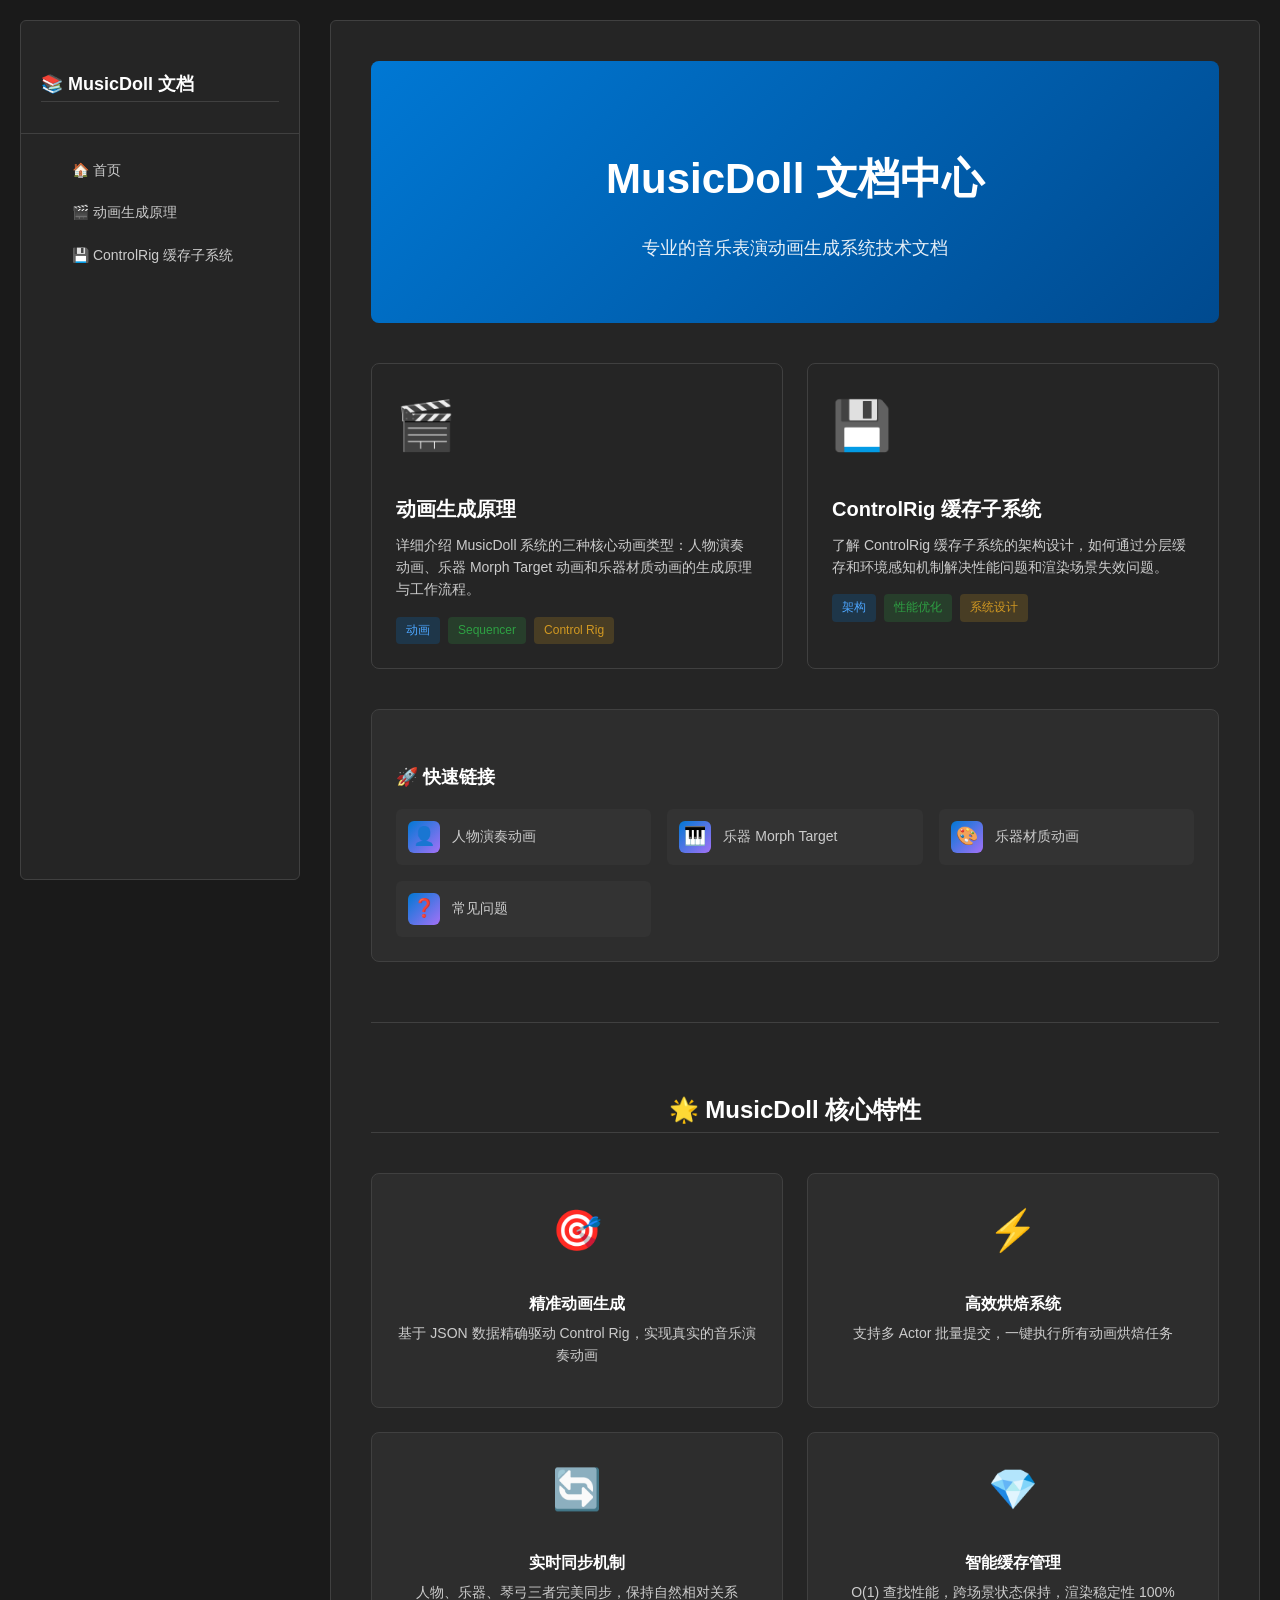
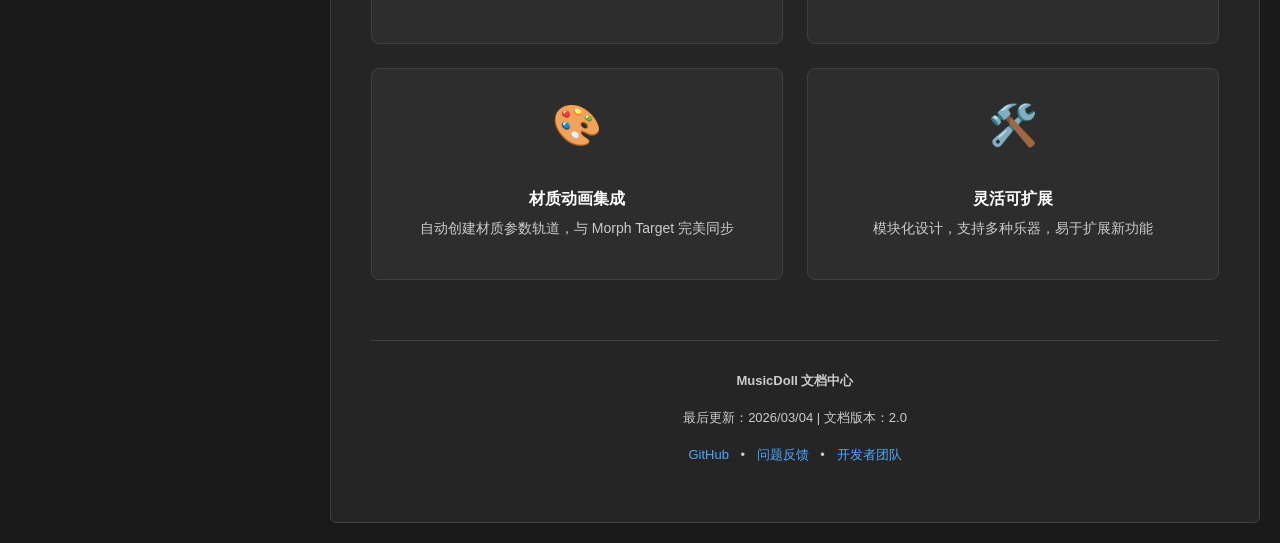
<file: Documentation/HTML/index.html>
<!doctype html>
<html lang="zh-CN">
  <head>
    <meta charset="UTF-8" />
    <meta name="viewport" content="width=device-width, initial-scale=1.0" />
    <title>MusicDoll 文档中心</title>
    <link rel="stylesheet" href="css/musicdoll-docs.css" />
    <style>
      .hero {
        background: linear-gradient(135deg, #0078d4 0%, #004a8f 100%);
        padding: 60px 40px;
        border-radius: 8px;
        margin-bottom: 40px;
        text-align: center;
        color: white;
      }

      .hero h1 {
        font-size: 42px;
        margin-bottom: 16px;
        border: none;
        color: white;
      }

      .hero p {
        font-size: 18px;
        color: rgba(255, 255, 255, 0.9);
        max-width: 800px;
        margin: 0 auto;
      }

      .doc-grid {
        display: grid;
        grid-template-columns: repeat(auto-fit, minmax(320px, 1fr));
        gap: 24px;
        margin-top: 40px;
      }

      .doc-card {
        background-color: var(--bg-secondary);
        border: 1px solid var(--border-color);
        border-radius: 8px;
        padding: 24px;
        transition: all 0.3s ease;
        cursor: pointer;
        text-decoration: none;
        color: inherit;
        display: block;
      }

      .doc-card:hover {
        transform: translateY(-4px);
        border-color: var(--accent-blue);
        box-shadow: 0 8px 24px rgba(0, 120, 212, 0.2);
      }

      .doc-card-icon {
        font-size: 48px;
        margin-bottom: 16px;
        display: block;
      }

      .doc-card-title {
        font-size: 20px;
        font-weight: 600;
        color: var(--text-primary);
        margin-bottom: 12px;
      }

      .doc-card-description {
        color: var(--text-secondary);
        font-size: 14px;
        line-height: 1.6;
        margin-bottom: 16px;
      }

      .doc-card-tags {
        display: flex;
        gap: 8px;
        flex-wrap: wrap;
      }

      .tag {
        background-color: var(--bg-tertiary);
        color: var(--text-muted);
        padding: 4px 10px;
        border-radius: 4px;
        font-size: 12px;
        font-weight: 500;
      }

      .tag.blue {
        background-color: rgba(0, 120, 212, 0.2);
        color: #4da6ff;
      }

      .tag.green {
        background-color: rgba(46, 160, 67, 0.2);
        color: #2ea043;
      }

      .tag.orange {
        background-color: rgba(210, 153, 34, 0.2);
        color: #d29922;
      }

      .quick-links {
        background-color: var(--bg-tertiary);
        border: 1px solid var(--border-color);
        border-radius: 8px;
        padding: 24px;
        margin-top: 40px;
      }

      .quick-links h3 {
        margin-bottom: 20px;
        font-size: 18px;
      }

      .quick-links-grid {
        display: grid;
        grid-template-columns: repeat(auto-fit, minmax(250px, 1fr));
        gap: 16px;
      }

      .quick-link-item {
        display: flex;
        align-items: center;
        gap: 12px;
        padding: 12px;
        background-color: var(--bg-panel);
        border-radius: 6px;
        transition: all 0.2s ease;
        text-decoration: none;
        color: var(--text-secondary);
      }

      .quick-link-item:hover {
        background-color: var(--bg-tertiary);
        color: var(--text-primary);
        transform: translateX(4px);
      }

      .quick-link-icon {
        width: 32px;
        height: 32px;
        background: linear-gradient(
          135deg,
          var(--accent-blue),
          var(--accent-purple)
        );
        border-radius: 6px;
        display: flex;
        align-items: center;
        justify-content: center;
        font-size: 18px;
        flex-shrink: 0;
      }

      .features {
        margin-top: 60px;
        padding-top: 40px;
        border-top: 1px solid var(--border-color);
      }

      .features h2 {
        text-align: center;
        margin-bottom: 40px;
      }

      .features-grid {
        display: grid;
        grid-template-columns: repeat(auto-fit, minmax(280px, 1fr));
        gap: 24px;
      }

      .feature-item {
        text-align: center;
        padding: 24px;
        background-color: var(--bg-tertiary);
        border-radius: 8px;
        border: 1px solid var(--border-color);
      }

      .feature-icon {
        font-size: 40px;
        margin-bottom: 16px;
      }

      .feature-title {
        font-size: 16px;
        font-weight: 600;
        color: var(--text-primary);
        margin-bottom: 8px;
      }

      .feature-desc {
        font-size: 14px;
        color: var(--text-secondary);
        line-height: 1.6;
      }
    </style>
  </head>
  <body>
    <div class="doc-container">
      <!-- Sidebar Navigation -->
      <aside class="doc-sidebar">
        <div class="doc-nav-header">
          <h2>📚 MusicDoll 文档</h2>
        </div>
        <ul class="doc-nav">
          <li class="doc-nav-item">
            <a href="index.html" class="doc-nav-link active">🏠 首页</a>
          </li>
          <li class="doc-nav-item">
            <a href="MusicDollAnimationGuide.html" class="doc-nav-link">
              🎬 动画生成原理
            </a>
          </li>
          <li class="doc-nav-item">
            <a href="ControlRigCacheSubsystemGuide.html" class="doc-nav-link">
              💾 ControlRig 缓存子系统
            </a>
          </li>
        </ul>
      </aside>

      <!-- Main Content -->
      <main class="doc-main">
        <div class="doc-content">
          <!-- Hero Section -->
          <div class="hero">
            <h1>MusicDoll 文档中心</h1>
            <p>专业的音乐表演动画生成系统技术文档</p>
          </div>

          <!-- Documentation Cards -->
          <div class="doc-grid">
            <a href="MusicDollAnimationGuide.html" class="doc-card">
              <span class="doc-card-icon">🎬</span>
              <h3 class="doc-card-title">动画生成原理</h3>
              <p class="doc-card-description">
                详细介绍 MusicDoll 系统的三种核心动画类型：人物演奏动画、乐器
                Morph Target 动画和乐器材质动画的生成原理与工作流程。
              </p>
              <div class="doc-card-tags">
                <span class="tag blue">动画</span>
                <span class="tag green">Sequencer</span>
                <span class="tag orange">Control Rig</span>
              </div>
            </a>

            <a href="ControlRigCacheSubsystemGuide.html" class="doc-card">
              <span class="doc-card-icon">💾</span>
              <h3 class="doc-card-title">ControlRig 缓存子系统</h3>
              <p class="doc-card-description">
                了解 ControlRig
                缓存子系统的架构设计，如何通过分层缓存和环境感知机制解决性能问题和渲染场景失效问题。
              </p>
              <div class="doc-card-tags">
                <span class="tag blue">架构</span>
                <span class="tag green">性能优化</span>
                <span class="tag orange">系统设计</span>
              </div>
            </a>
          </div>

          <!-- Quick Links -->
          <div class="quick-links">
            <h3>🚀 快速链接</h3>
            <div class="quick-links-grid">
              <a
                href="MusicDollAnimationGuide.html#performer-animation"
                class="quick-link-item"
              >
                <div class="quick-link-icon">👤</div>
                <span>人物演奏动画</span>
              </a>
              <a
                href="MusicDollAnimationGuide.html#instrument-morph"
                class="quick-link-item"
              >
                <div class="quick-link-icon">🎹</div>
                <span>乐器 Morph Target</span>
              </a>
              <a
                href="MusicDollAnimationGuide.html#instrument-material"
                class="quick-link-item"
              >
                <div class="quick-link-icon">🎨</div>
                <span>乐器材质动画</span>
              </a>
              <a
                href="MusicDollAnimationGuide.html#faq"
                class="quick-link-item"
              >
                <div class="quick-link-icon">❓</div>
                <span>常见问题</span>
              </a>
            </div>
          </div>

          <!-- Features -->
          <div class="features">
            <h2>🌟 MusicDoll 核心特性</h2>
            <div class="features-grid">
              <div class="feature-item">
                <div class="feature-icon">🎯</div>
                <h4 class="feature-title">精准动画生成</h4>
                <p class="feature-desc">
                  基于 JSON 数据精确驱动 Control Rig，实现真实的音乐演奏动画
                </p>
              </div>
              <div class="feature-item">
                <div class="feature-icon">⚡</div>
                <h4 class="feature-title">高效烘焙系统</h4>
                <p class="feature-desc">
                  支持多 Actor 批量提交，一键执行所有动画烘焙任务
                </p>
              </div>
              <div class="feature-item">
                <div class="feature-icon">🔄</div>
                <h4 class="feature-title">实时同步机制</h4>
                <p class="feature-desc">
                  人物、乐器、琴弓三者完美同步，保持自然相对关系
                </p>
              </div>
              <div class="feature-item">
                <div class="feature-icon">💎</div>
                <h4 class="feature-title">智能缓存管理</h4>
                <p class="feature-desc">
                  O(1) 查找性能，跨场景状态保持，渲染稳定性 100%
                </p>
              </div>
              <div class="feature-item">
                <div class="feature-icon">🎨</div>
                <h4 class="feature-title">材质动画集成</h4>
                <p class="feature-desc">
                  自动创建材质参数轨道，与 Morph Target 完美同步
                </p>
              </div>
              <div class="feature-item">
                <div class="feature-icon">🛠️</div>
                <h4 class="feature-title">灵活可扩展</h4>
                <p class="feature-desc">
                  模块化设计，支持多种乐器，易于扩展新功能
                </p>
              </div>
            </div>
          </div>

          <!-- Footer -->
          <footer
            style="
              margin-top: 60px;
              padding-top: 30px;
              border-top: 1px solid var(--border-color);
              text-align: center;
              color: var(--text-muted);
              font-size: 13px;
            "
          >
            <p><strong>MusicDoll 文档中心</strong></p>
            <p>最后更新：2026/03/04 | 文档版本：2.0</p>
            <p style="margin-top: 16px">
              <a href="#" style="color: var(--text-link); margin: 0 8px">
                GitHub
              </a>
              •
              <a href="#" style="color: var(--text-link); margin: 0 8px">
                问题反馈
              </a>
              •
              <a href="#" style="color: var(--text-link); margin: 0 8px">
                开发者团队
              </a>
            </p>
          </footer>
        </div>
      </main>
    </div>

    <script src="js/musicdoll-docs.js"></script>
  </body>
</html>
</file>
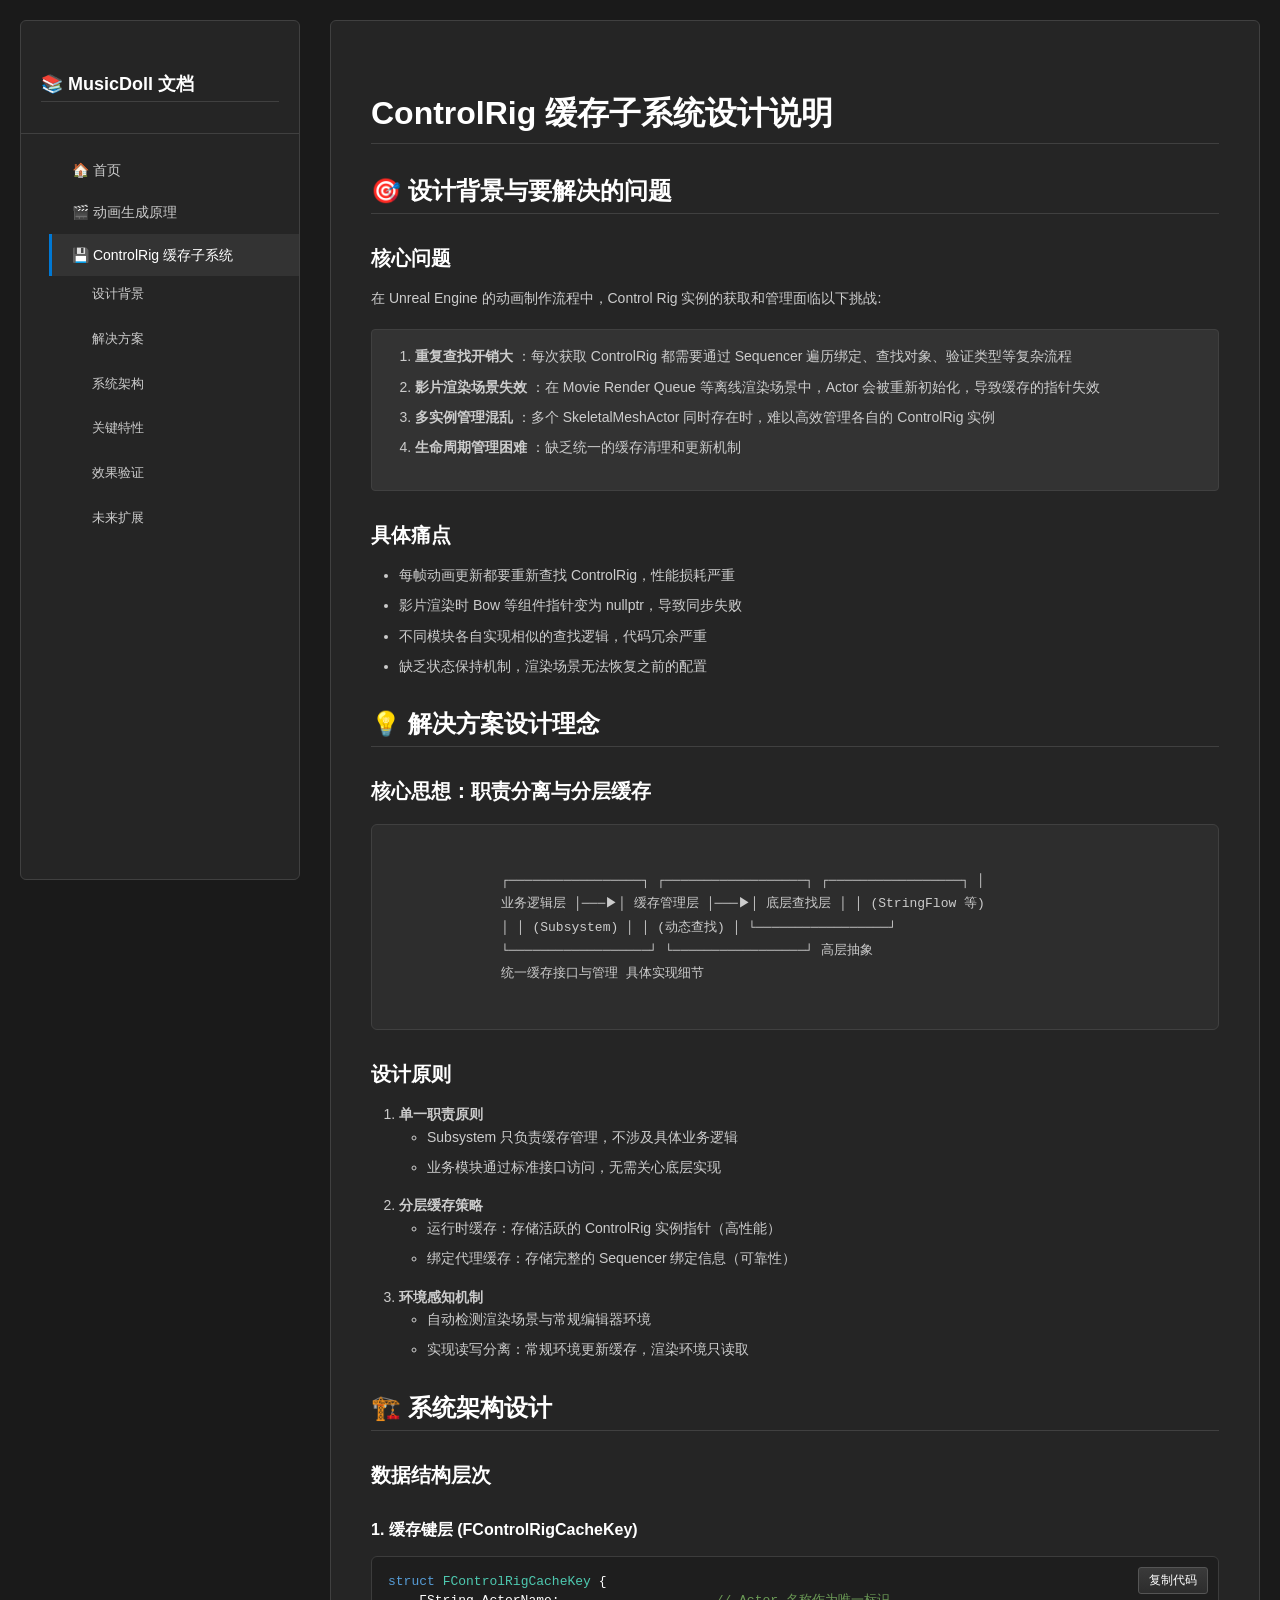
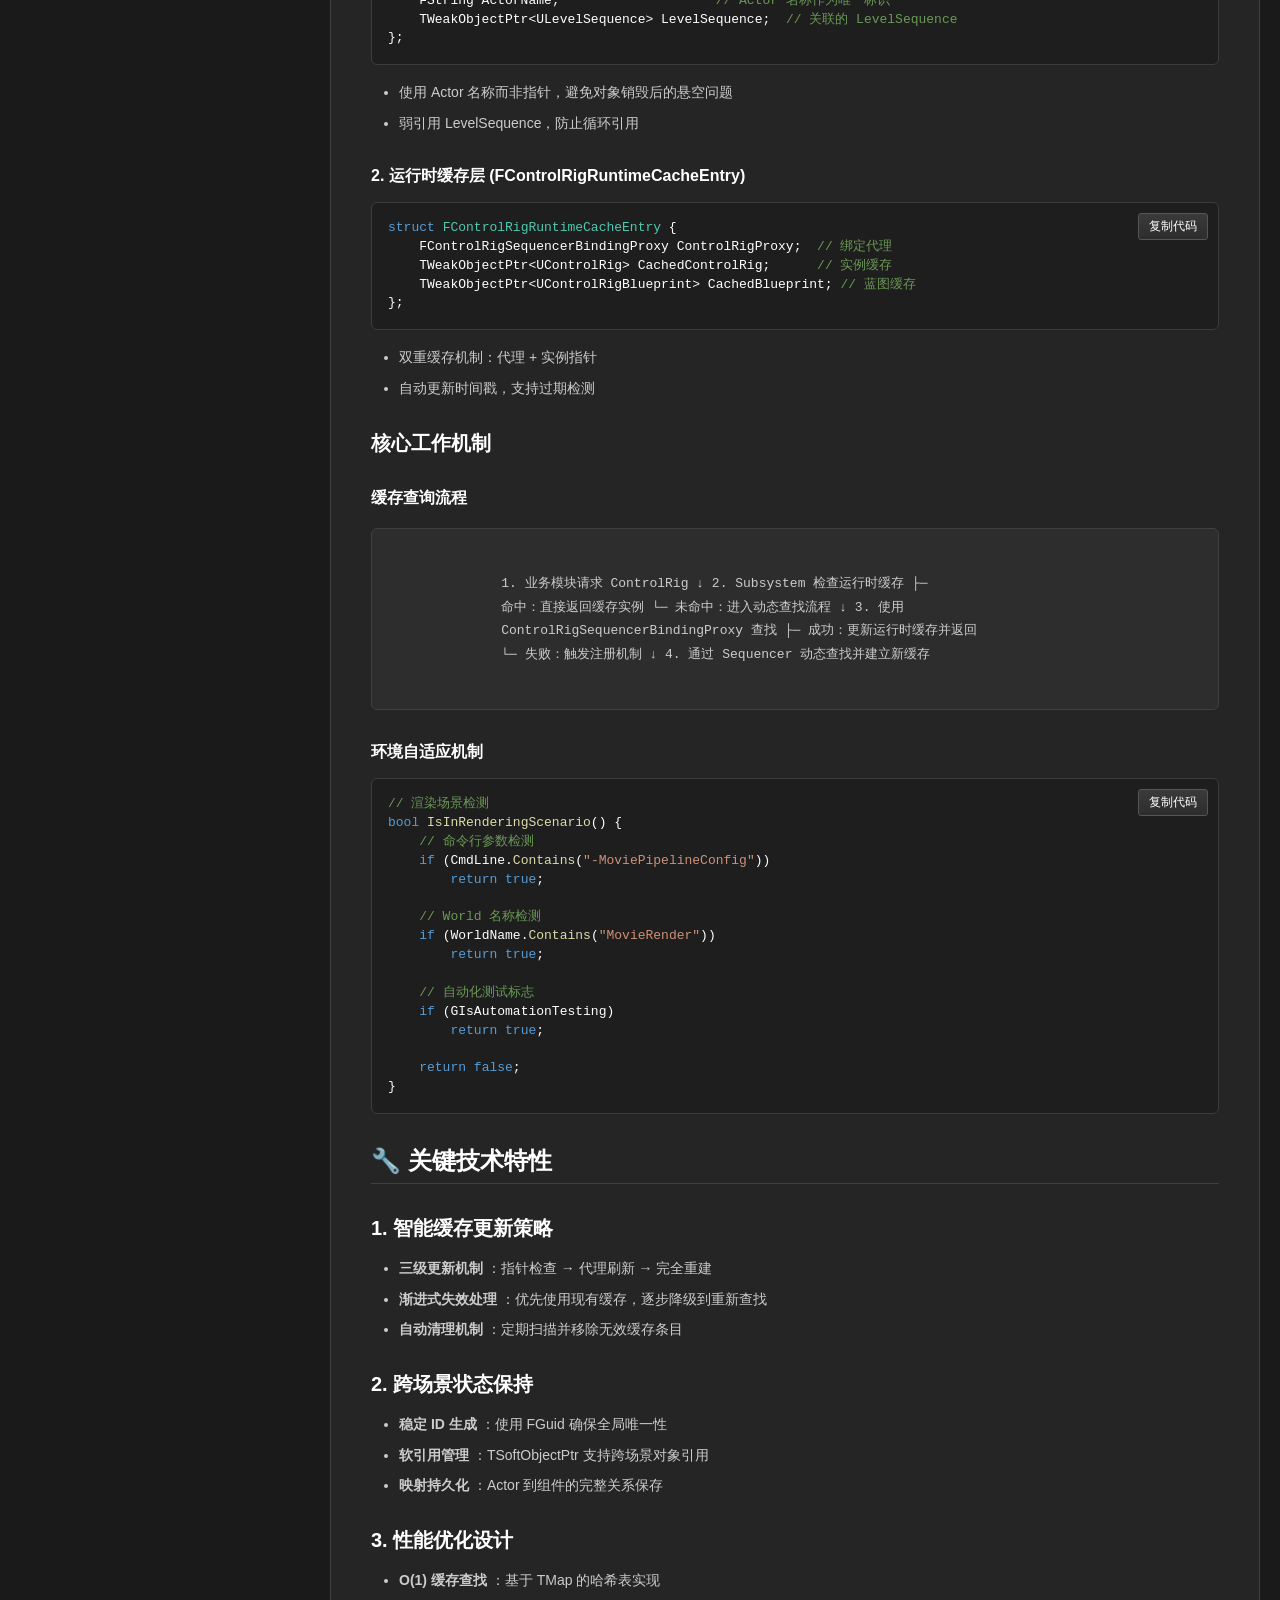
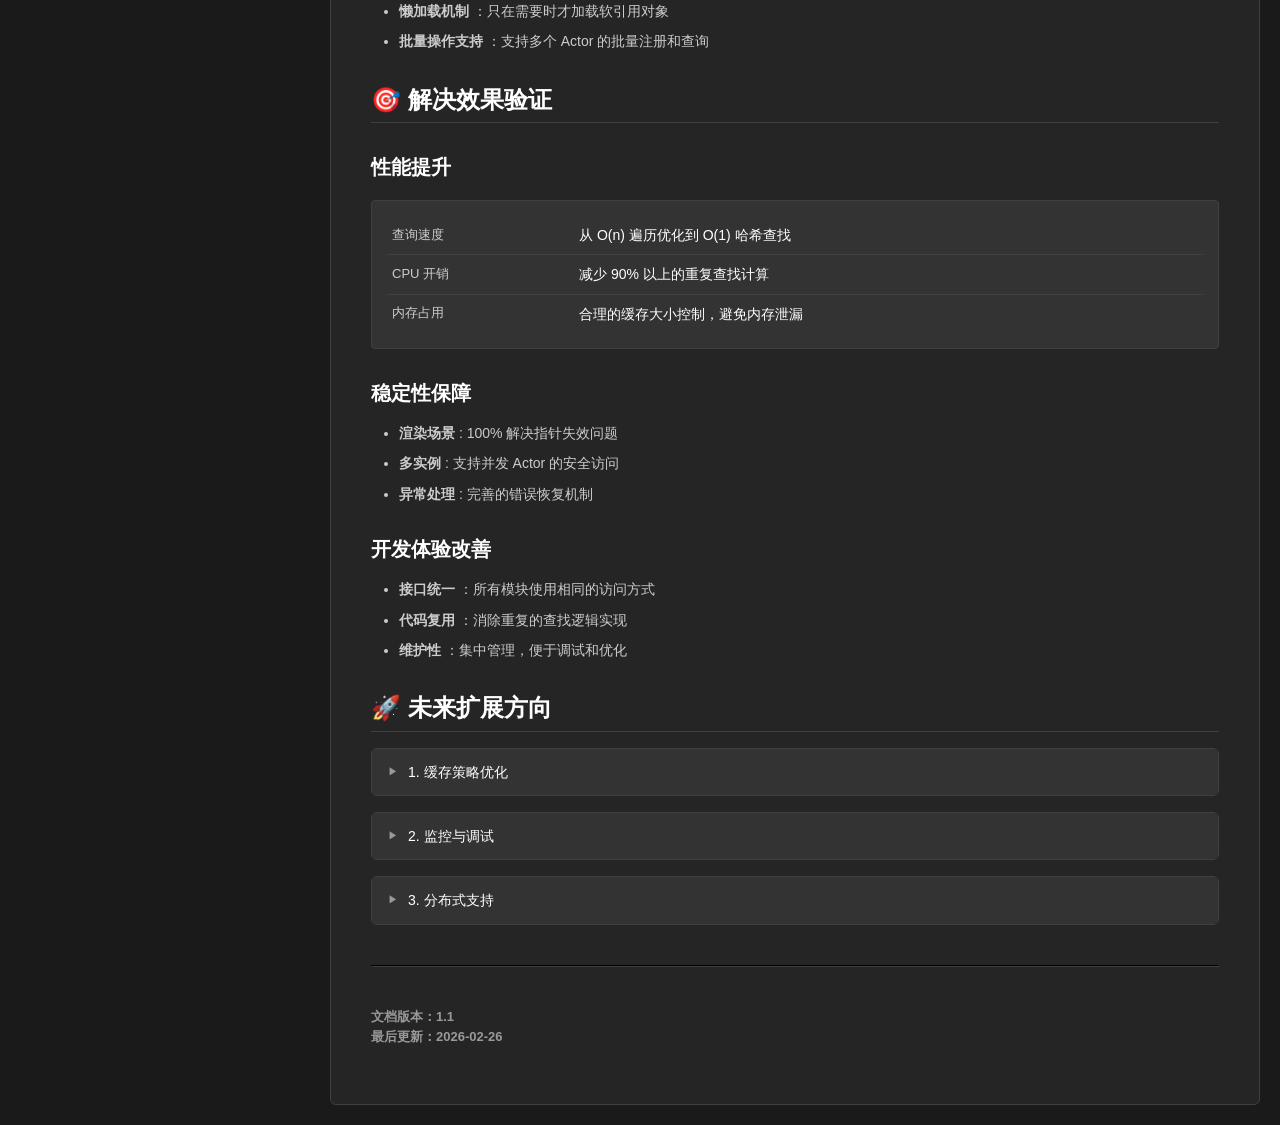
<file: Documentation/HTML/ControlRigCacheSubsystemGuide.html>
<!doctype html>
<html lang="zh-CN">
  <head>
    <meta charset="UTF-8" />
    <meta name="viewport" content="width=device-width, initial-scale=1.0" />
    <title>ControlRig 缓存子系统指南 - MusicDoll 文档</title>
    <link rel="stylesheet" href="css/musicdoll-docs.css" />
  </head>
  <body>
    <div class="doc-container">
      <!-- Sidebar Navigation -->
      <aside class="doc-sidebar">
        <div class="doc-nav-header">
          <h2>📚 MusicDoll 文档</h2>
        </div>
        <ul class="doc-nav">
          <li class="doc-nav-item">
            <a href="index.html" class="doc-nav-link">🏠 首页</a>
          </li>
          <li class="doc-nav-item">
            <a href="MusicDollAnimationGuide.html" class="doc-nav-link">
              🎬 动画生成原理
            </a>
          </li>
          <li class="doc-nav-item expanded">
            <a href="#controlrig-cache" class="doc-nav-link active">
              💾 ControlRig 缓存子系统
            </a>
            <ul class="doc-nav-sub">
              <li><a href="#background" class="doc-nav-link">设计背景</a></li>
              <li><a href="#solution" class="doc-nav-link">解决方案</a></li>
              <li><a href="#architecture" class="doc-nav-link">系统架构</a></li>
              <li><a href="#features" class="doc-nav-link">关键特性</a></li>
              <li><a href="#results" class="doc-nav-link">效果验证</a></li>
              <li><a href="#future" class="doc-nav-link">未来扩展</a></li>
            </ul>
          </li>
        </ul>
      </aside>

      <!-- Main Content -->
      <main class="doc-main">
        <div class="doc-content">
          <h1 id="controlrig-cache">ControlRig 缓存子系统设计说明</h1>

          <section id="background">
            <h2>🎯 设计背景与要解决的问题</h2>

            <h3>核心问题</h3>
            <p>
              在 Unreal Engine 的动画制作流程中，Control Rig
              实例的获取和管理面临以下挑战:
            </p>

            <div class="ui-panel">
              <div class="ui-panel-body">
                <ol>
                  <li>
                    <strong>重复查找开销大</strong>
                    ：每次获取 ControlRig 都需要通过 Sequencer
                    遍历绑定、查找对象、验证类型等复杂流程
                  </li>
                  <li>
                    <strong>影片渲染场景失效</strong>
                    ：在 Movie Render Queue 等离线渲染场景中，Actor
                    会被重新初始化，导致缓存的指针失效
                  </li>
                  <li>
                    <strong>多实例管理混乱</strong>
                    ：多个 SkeletalMeshActor 同时存在时，难以高效管理各自的
                    ControlRig 实例
                  </li>
                  <li>
                    <strong>生命周期管理困难</strong>
                    ：缺乏统一的缓存清理和更新机制
                  </li>
                </ol>
              </div>
            </div>

            <h3>具体痛点</h3>
            <ul>
              <li>每帧动画更新都要重新查找 ControlRig，性能损耗严重</li>
              <li>影片渲染时 Bow 等组件指针变为 nullptr，导致同步失败</li>
              <li>不同模块各自实现相似的查找逻辑，代码冗余严重</li>
              <li>缺乏状态保持机制，渲染场景无法恢复之前的配置</li>
            </ul>
          </section>

          <section id="solution">
            <h2>💡 解决方案设计理念</h2>

            <h3>核心思想：职责分离与分层缓存</h3>

            <div class="flow-diagram">
              ┌─────────────────┐ ┌──────────────────┐ ┌─────────────────┐ │
              业务逻辑层 │───▶│ 缓存管理层 │───▶│ 底层查找层 │ │ (StringFlow 等)
              │ │ (Subsystem) │ │ (动态查找) │ └─────────────────┘
              └──────────────────┘ └─────────────────┘ 高层抽象
              统一缓存接口与管理 具体实现细节
            </div>

            <h3>设计原则</h3>

            <ol>
              <li>
                <strong>单一职责原则</strong>
                <ul>
                  <li>Subsystem 只负责缓存管理，不涉及具体业务逻辑</li>
                  <li>业务模块通过标准接口访问，无需关心底层实现</li>
                </ul>
              </li>
              <li>
                <strong>分层缓存策略</strong>
                <ul>
                  <li>运行时缓存：存储活跃的 ControlRig 实例指针（高性能）</li>
                  <li>绑定代理缓存：存储完整的 Sequencer 绑定信息（可靠性）</li>
                </ul>
              </li>
              <li>
                <strong>环境感知机制</strong>
                <ul>
                  <li>自动检测渲染场景与常规编辑器环境</li>
                  <li>实现读写分离：常规环境更新缓存，渲染环境只读取</li>
                </ul>
              </li>
            </ol>
          </section>

          <section id="architecture">
            <h2>🏗️ 系统架构设计</h2>

            <h3>数据结构层次</h3>

            <h4>1. 缓存键层 (FControlRigCacheKey)</h4>
            <pre><code><span class="kw">struct</span> <span class="tp">FControlRigCacheKey</span> {
    FString ActorName;                    <span class="cmt">// Actor 名称作为唯一标识</span>
    TWeakObjectPtr&lt;ULevelSequence&gt; LevelSequence;  <span class="cmt">// 关联的 LevelSequence</span>
};</code></pre>
            <ul>
              <li>使用 Actor 名称而非指针，避免对象销毁后的悬空问题</li>
              <li>弱引用 LevelSequence，防止循环引用</li>
            </ul>

            <h4>2. 运行时缓存层 (FControlRigRuntimeCacheEntry)</h4>
            <pre><code><span class="kw">struct</span> <span class="tp">FControlRigRuntimeCacheEntry</span> {
    FControlRigSequencerBindingProxy ControlRigProxy;  <span class="cmt">// 绑定代理</span>
    TWeakObjectPtr&lt;UControlRig&gt; CachedControlRig;      <span class="cmt">// 实例缓存</span>
    TWeakObjectPtr&lt;UControlRigBlueprint&gt; CachedBlueprint; <span class="cmt">// 蓝图缓存</span>
};</code></pre>
            <ul>
              <li>双重缓存机制：代理 + 实例指针</li>
              <li>自动更新时间戳，支持过期检测</li>
            </ul>

            <h3>核心工作机制</h3>

            <h4>缓存查询流程</h4>
            <div class="flow-diagram">
              1. 业务模块请求 ControlRig ↓ 2. Subsystem 检查运行时缓存 ├─
              命中：直接返回缓存实例 └─ 未命中：进入动态查找流程 ↓ 3. 使用
              ControlRigSequencerBindingProxy 查找 ├─ 成功：更新运行时缓存并返回
              └─ 失败：触发注册机制 ↓ 4. 通过 Sequencer 动态查找并建立新缓存
            </div>

            <h4>环境自适应机制</h4>
            <pre><code><span class="cmt">// 渲染场景检测</span>
<span class="kw">bool</span> <span class="fn">IsInRenderingScenario</span>() {
    <span class="cmt">// 命令行参数检测</span>
    <span class="kw">if</span> (CmdLine.<span class="fn">Contains</span>(<span class="str">"-MoviePipelineConfig"</span>))
        <span class="kw">return true</span>;
    
    <span class="cmt">// World 名称检测</span>
    <span class="kw">if</span> (WorldName.<span class="fn">Contains</span>(<span class="str">"MovieRender"</span>))
        <span class="kw">return true</span>;
        
    <span class="cmt">// 自动化测试标志</span>
    <span class="kw">if</span> (GIsAutomationTesting)
        <span class="kw">return true</span>;
        
    <span class="kw">return false</span>;
}</code></pre>
          </section>

          <section id="features">
            <h2>🔧 关键技术特性</h2>

            <h3>1. 智能缓存更新策略</h3>
            <ul>
              <li>
                <strong>三级更新机制</strong>
                ：指针检查 → 代理刷新 → 完全重建
              </li>
              <li>
                <strong>渐进式失效处理</strong>
                ：优先使用现有缓存，逐步降级到重新查找
              </li>
              <li>
                <strong>自动清理机制</strong>
                ：定期扫描并移除无效缓存条目
              </li>
            </ul>

            <h3>2. 跨场景状态保持</h3>
            <ul>
              <li>
                <strong>稳定 ID 生成</strong>
                ：使用 FGuid 确保全局唯一性
              </li>
              <li>
                <strong>软引用管理</strong>
                ：TSoftObjectPtr 支持跨场景对象引用
              </li>
              <li>
                <strong>映射持久化</strong>
                ：Actor 到组件的完整关系保存
              </li>
            </ul>

            <h3>3. 性能优化设计</h3>
            <ul>
              <li>
                <strong>O(1) 缓存查找</strong>
                ：基于 TMap 的哈希表实现
              </li>
              <li>
                <strong>懒加载机制</strong>
                ：只在需要时才加载软引用对象
              </li>
              <li>
                <strong>批量操作支持</strong>
                ：支持多个 Actor 的批量注册和查询
              </li>
            </ul>
          </section>

          <section id="results">
            <h2>🎯 解决效果验证</h2>

            <h3>性能提升</h3>
            <div class="ui-panel">
              <div class="ui-panel-body">
                <div class="property-row">
                  <div class="property-label">查询速度</div>
                  <div class="property-value">
                    <span>从 O(n) 遍历优化到 O(1) 哈希查找</span>
                  </div>
                </div>
                <div class="property-row">
                  <div class="property-label">CPU 开销</div>
                  <div class="property-value">
                    <span>减少 90% 以上的重复查找计算</span>
                  </div>
                </div>
                <div class="property-row">
                  <div class="property-label">内存占用</div>
                  <div class="property-value">
                    <span>合理的缓存大小控制，避免内存泄漏</span>
                  </div>
                </div>
              </div>
            </div>

            <h3>稳定性保障</h3>
            <ul>
              <li>
                <strong>渲染场景</strong>
                : 100% 解决指针失效问题
              </li>
              <li>
                <strong>多实例</strong>
                : 支持并发 Actor 的安全访问
              </li>
              <li>
                <strong>异常处理</strong>
                : 完善的错误恢复机制
              </li>
            </ul>

            <h3>开发体验改善</h3>
            <ul>
              <li>
                <strong>接口统一</strong>
                ：所有模块使用相同的访问方式
              </li>
              <li>
                <strong>代码复用</strong>
                ：消除重复的查找逻辑实现
              </li>
              <li>
                <strong>维护性</strong>
                ：集中管理，便于调试和优化
              </li>
            </ul>
          </section>

          <section id="future">
            <h2>🚀 未来扩展方向</h2>

            <details>
              <summary>1. 缓存策略优化</summary>
              <div class="details-content">
                <ul>
                  <li>实现 LRU 淘汰算法</li>
                  <li>支持配置化的缓存大小限制</li>
                  <li>添加缓存预热机制</li>
                </ul>
              </div>
            </details>

            <details>
              <summary>2. 监控与调试</summary>
              <div class="details-content">
                <ul>
                  <li>缓存命中率统计</li>
                  <li>性能分析工具集成</li>
                  <li>实时状态可视化</li>
                </ul>
              </div>
            </details>

            <details>
              <summary>3. 分布式支持</summary>
              <div class="details-content">
                <ul>
                  <li>网络同步缓存状态</li>
                  <li>多机器协作的缓存共享</li>
                  <li>云端缓存服务集成</li>
                </ul>
              </div>
            </details>
          </section>

          <hr style="margin: 40px 0; border-color: var(--border-color)" />

          <p style="color: var(--text-muted); font-size: 13px">
            <strong>文档版本：1.1</strong>
            <br />
            <strong>最后更新：2026-02-26</strong>
          </p>
        </div>
      </main>
    </div>

    <script src="js/musicdoll-docs.js"></script>
  </body>
</html>
</file>
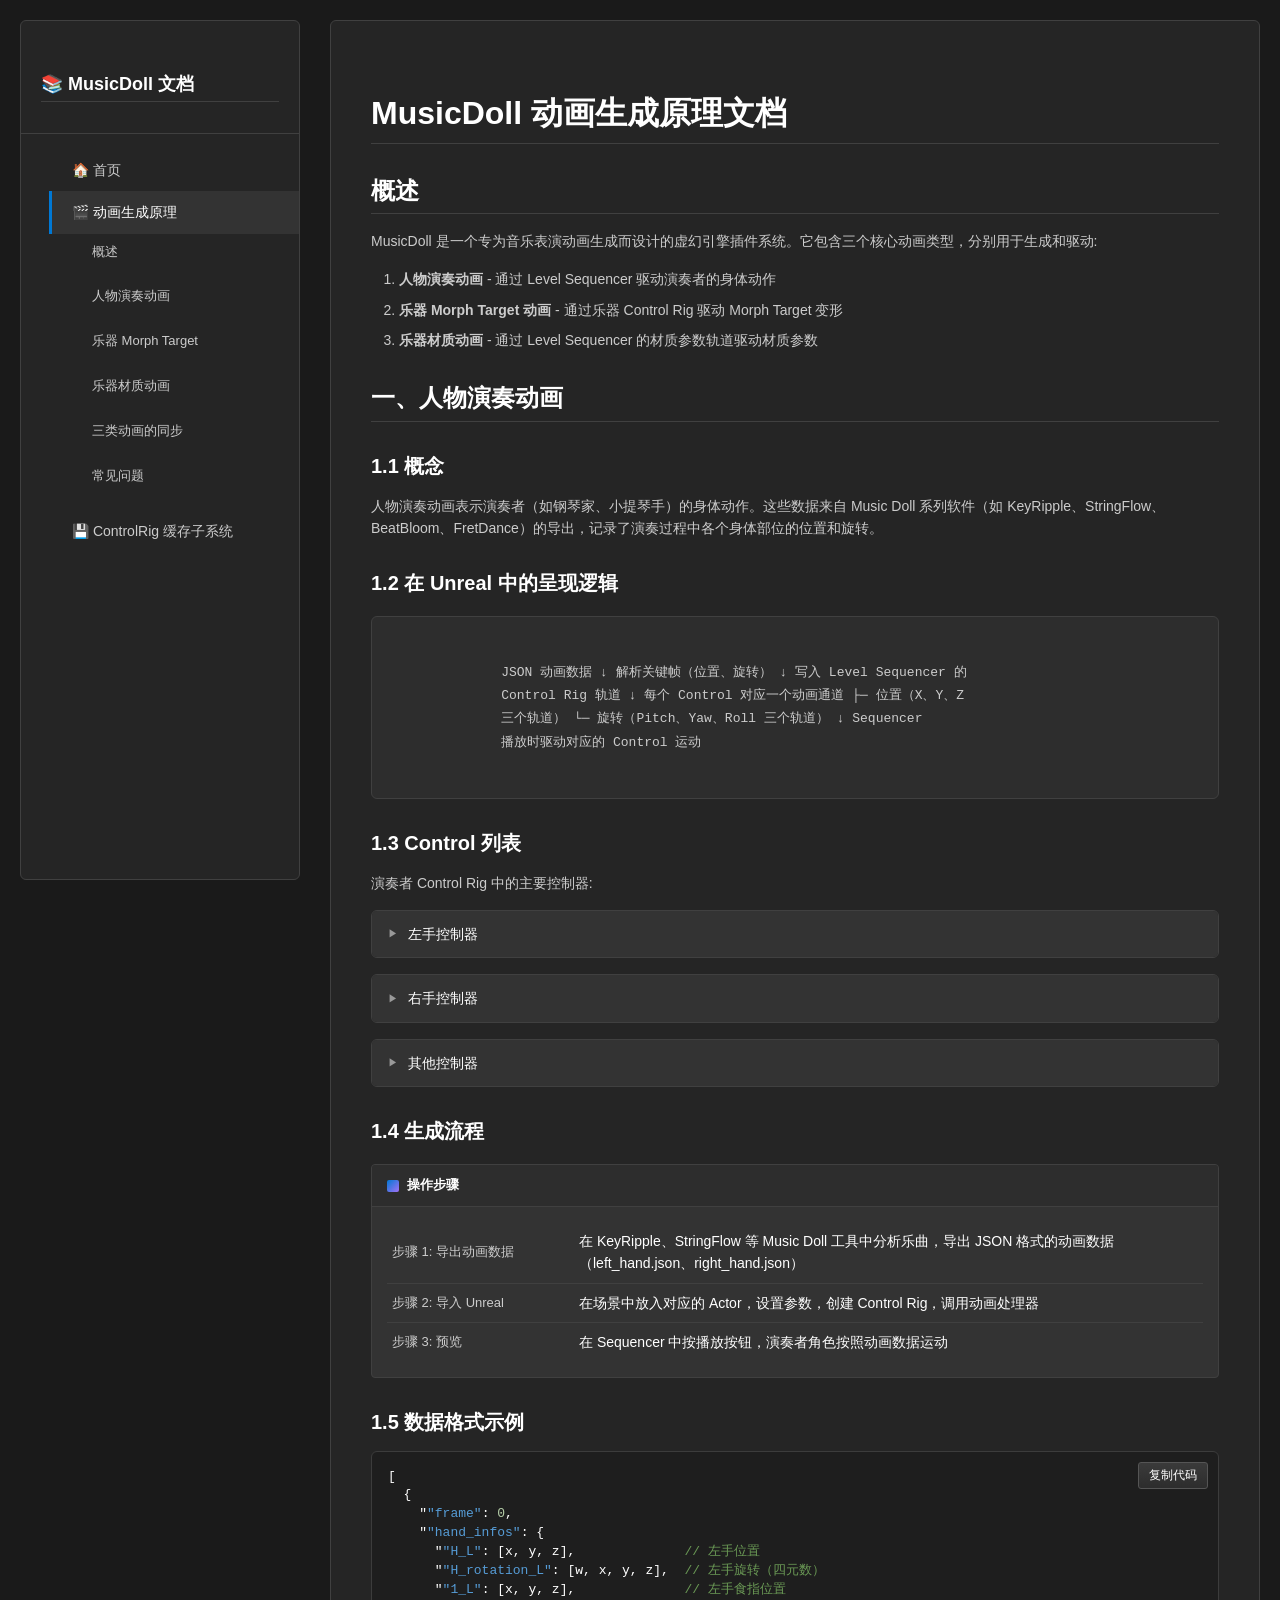
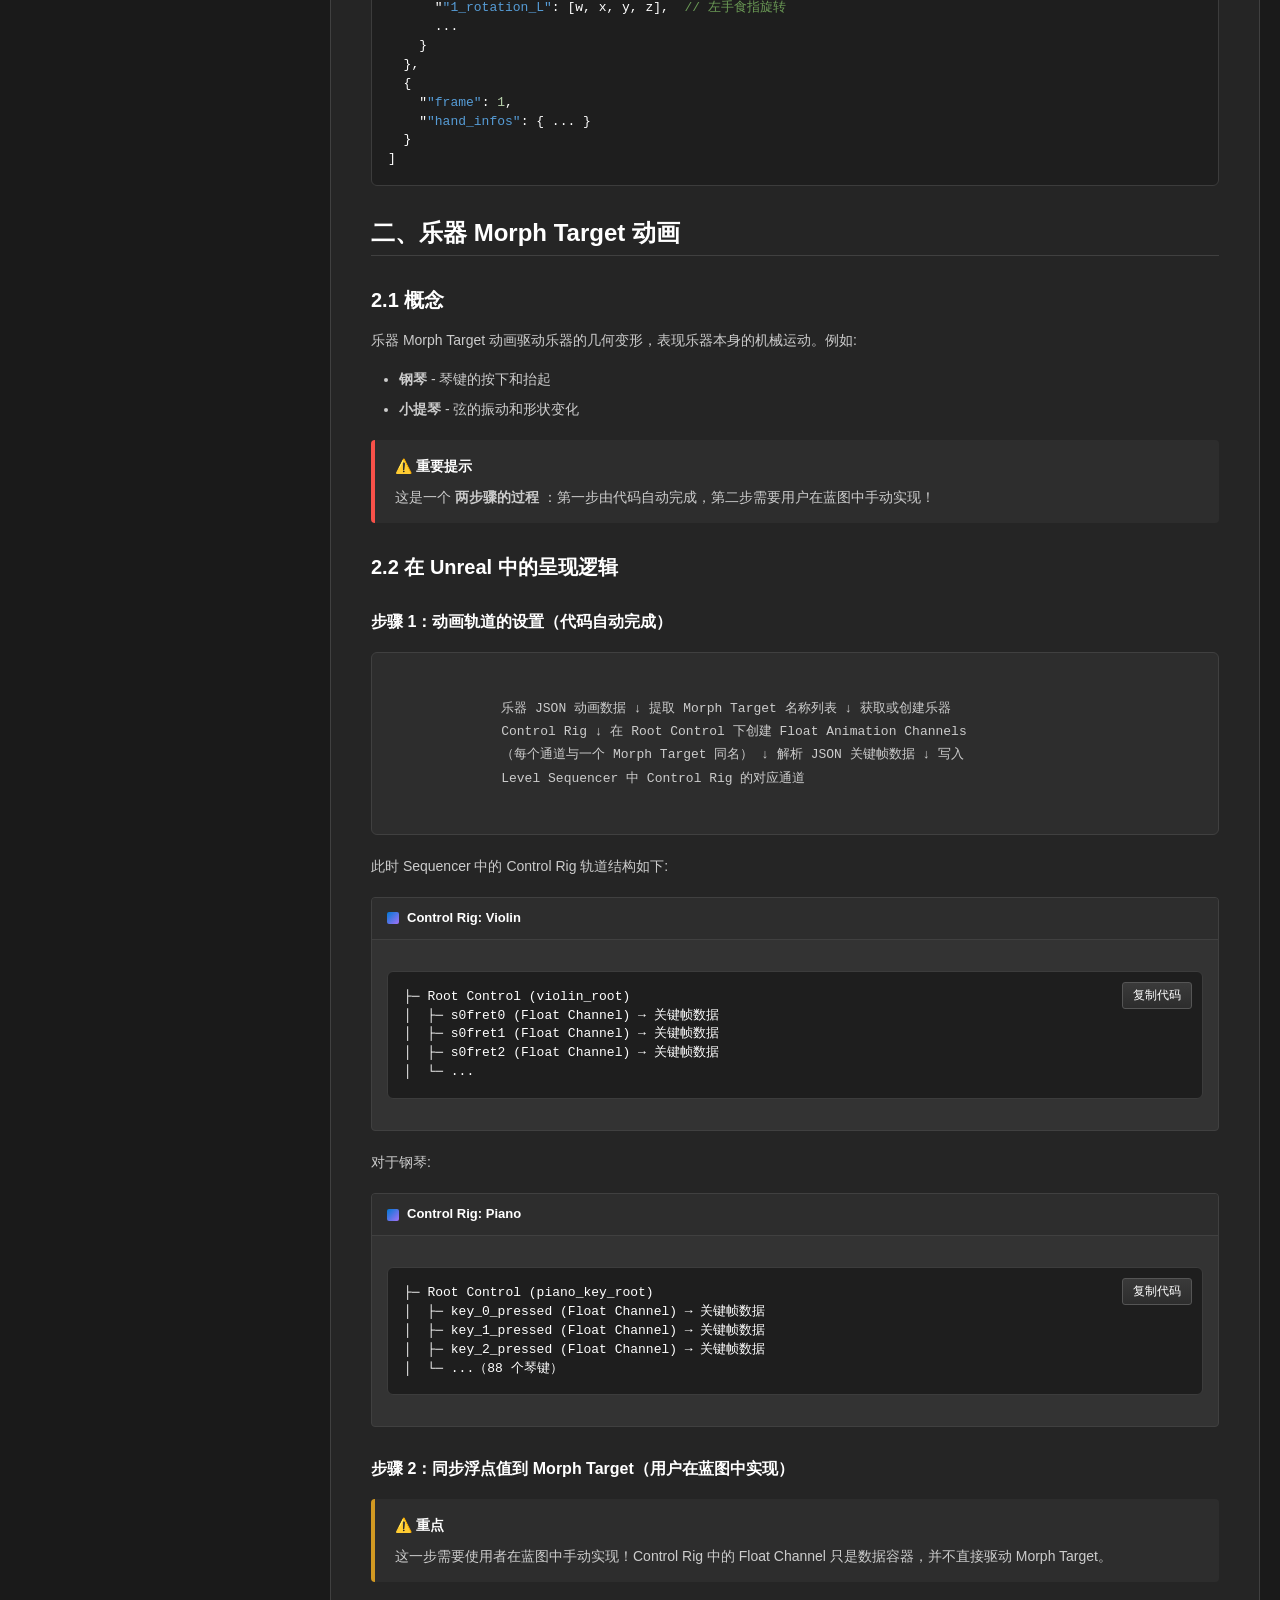
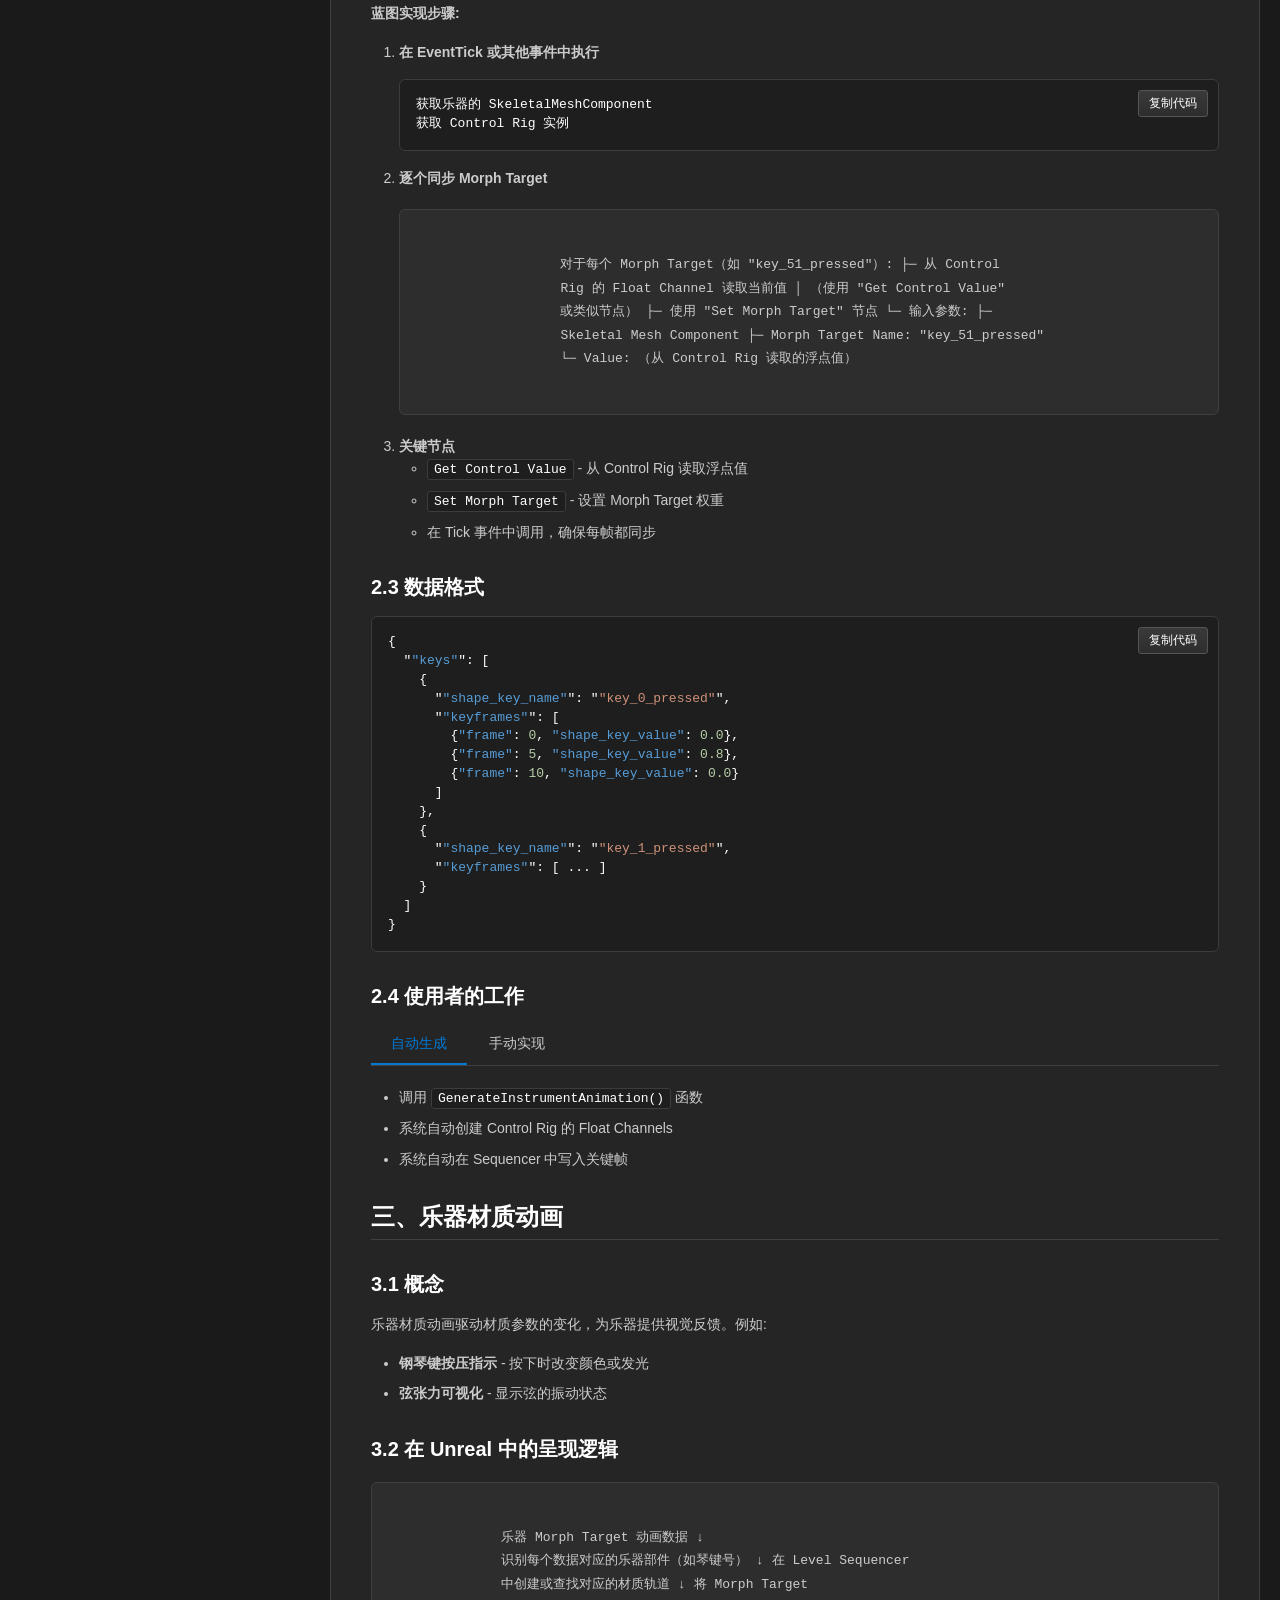
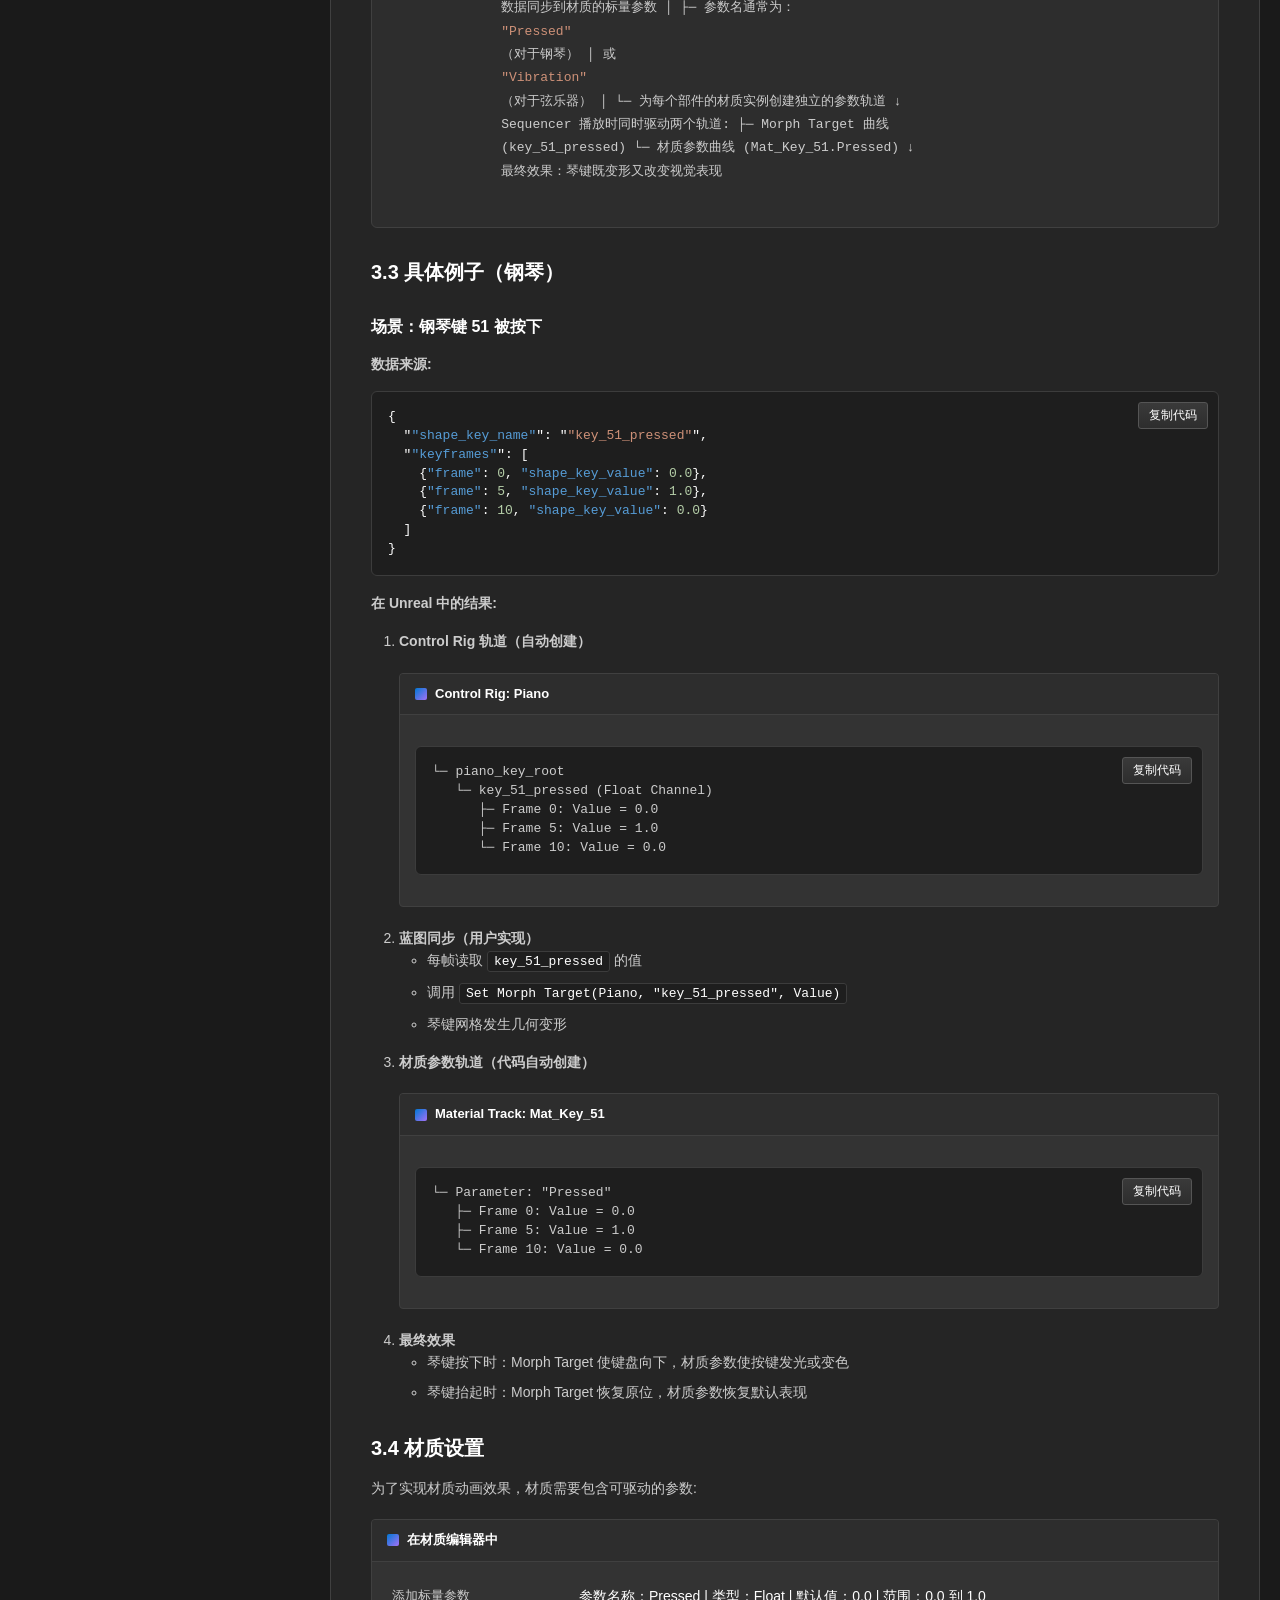
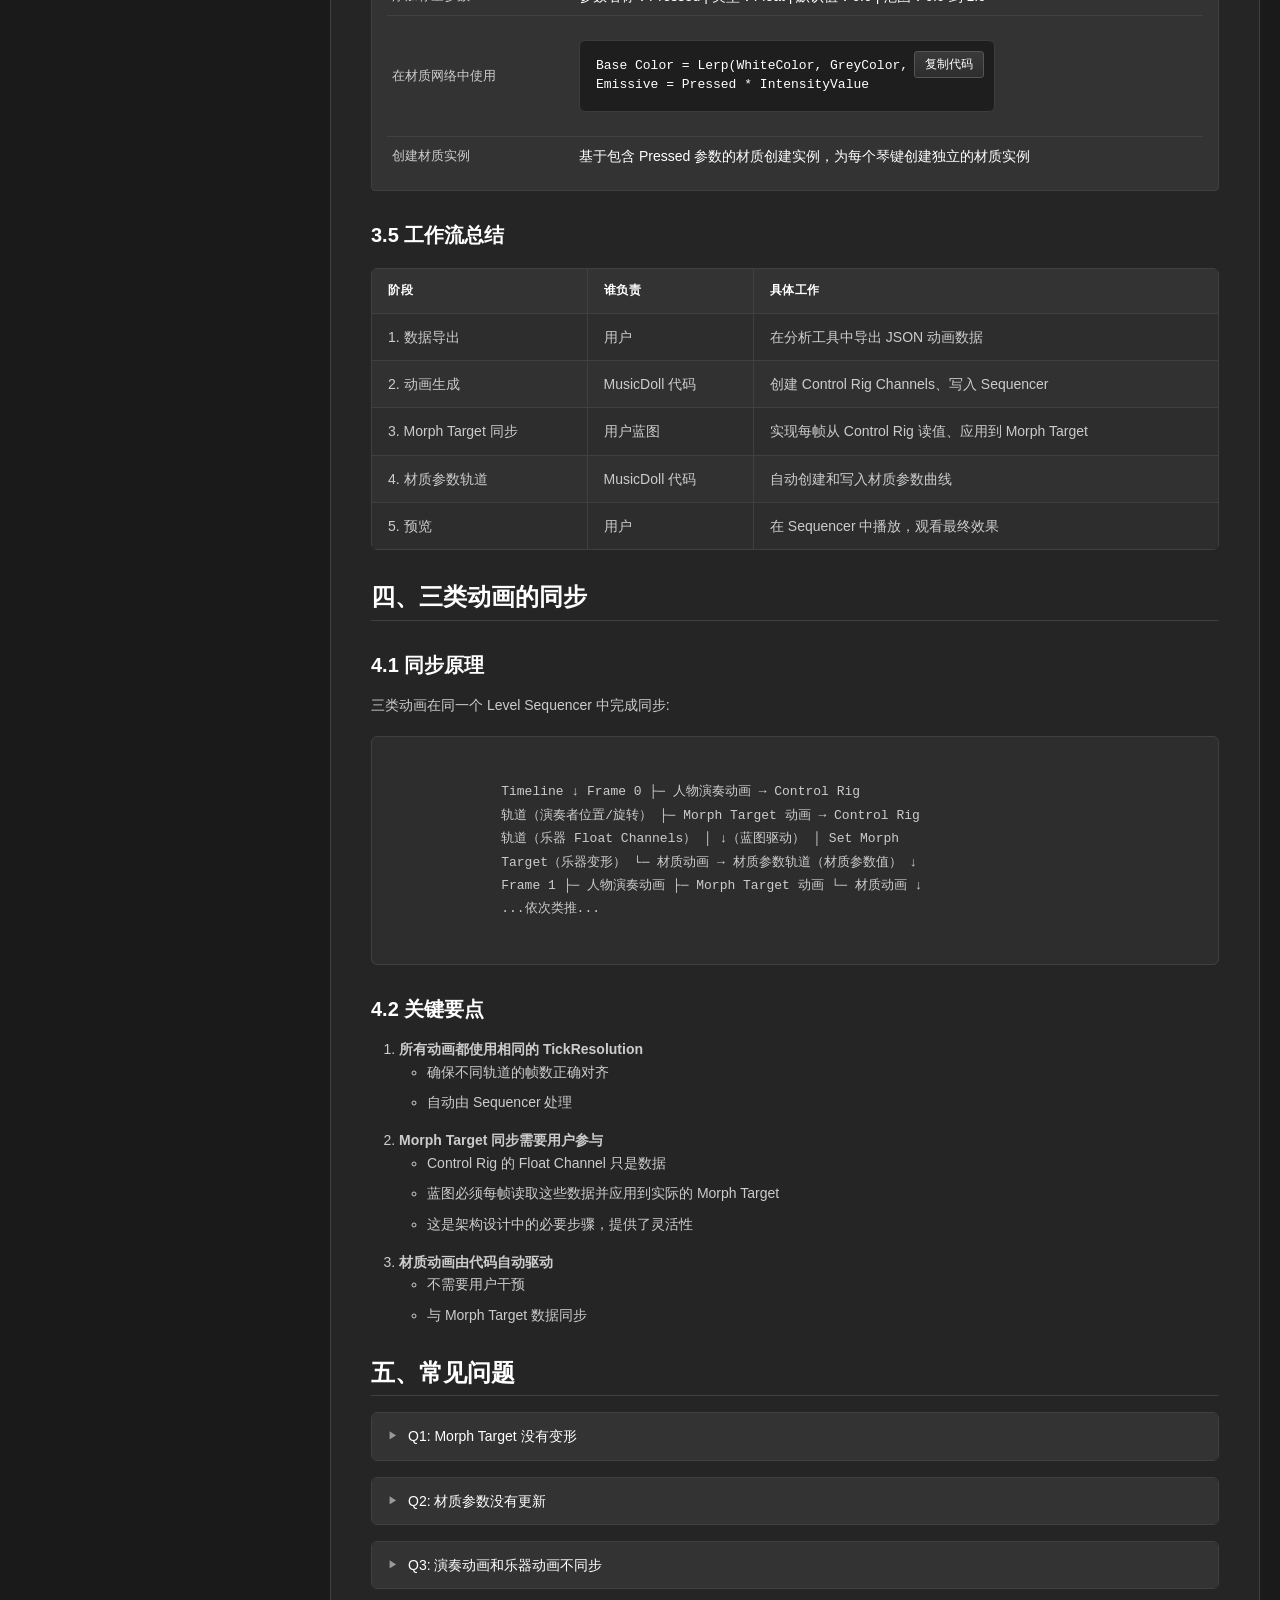
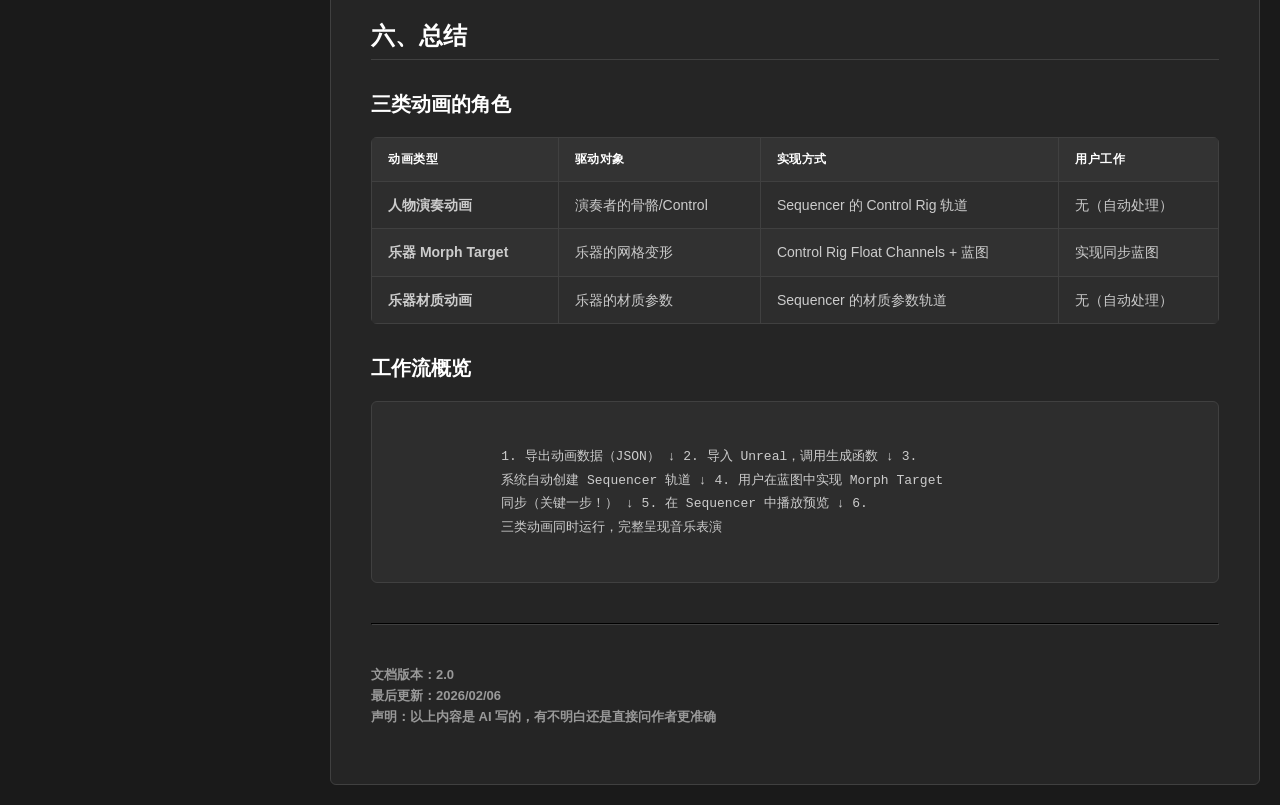
<file: Documentation/HTML/MusicDollAnimationGuide.html>
<!doctype html>
<html lang="zh-CN">
  <head>
    <meta charset="UTF-8" />
    <meta name="viewport" content="width=device-width, initial-scale=1.0" />
    <title>MusicDoll 动画生成原理 - MusicDoll 文档</title>
    <link rel="stylesheet" href="css/musicdoll-docs.css" />
  </head>
  <body>
    <div class="doc-container">
      <!-- Sidebar Navigation -->
      <aside class="doc-sidebar">
        <div class="doc-nav-header">
          <h2>📚 MusicDoll 文档</h2>
        </div>
        <ul class="doc-nav">
          <li class="doc-nav-item">
            <a href="index.html" class="doc-nav-link">🏠 首页</a>
          </li>
          <li class="doc-nav-item expanded">
            <a href="#musicdoll-animation-guide" class="doc-nav-link active">
              🎬 动画生成原理
            </a>
            <ul class="doc-nav-sub">
              <li><a href="#overview" class="doc-nav-link">概述</a></li>
              <li>
                <a href="#performer-animation" class="doc-nav-link">
                  人物演奏动画
                </a>
              </li>
              <li>
                <a href="#instrument-morph" class="doc-nav-link">
                  乐器 Morph Target
                </a>
              </li>
              <li>
                <a href="#instrument-material" class="doc-nav-link">
                  乐器材质动画
                </a>
              </li>
              <li>
                <a href="#animation-sync" class="doc-nav-link">
                  三类动画的同步
                </a>
              </li>
              <li><a href="#faq" class="doc-nav-link">常见问题</a></li>
            </ul>
          </li>
          <li class="doc-nav-item">
            <a href="ControlRigCacheSubsystemGuide.html" class="doc-nav-link">
              💾 ControlRig 缓存子系统
            </a>
          </li>
        </ul>
      </aside>

      <!-- Main Content -->
      <main class="doc-main">
        <div class="doc-content">
          <h1 id="musicdoll-animation-guide">MusicDoll 动画生成原理文档</h1>

          <section id="overview">
            <h2>概述</h2>
            <p>
              MusicDoll
              是一个专为音乐表演动画生成而设计的虚幻引擎插件系统。它包含三个核心动画类型，分别用于生成和驱动:
            </p>
            <ol>
              <li>
                <strong>人物演奏动画</strong>
                - 通过 Level Sequencer 驱动演奏者的身体动作
              </li>
              <li>
                <strong>乐器 Morph Target 动画</strong>
                - 通过乐器 Control Rig 驱动 Morph Target 变形
              </li>
              <li>
                <strong>乐器材质动画</strong>
                - 通过 Level Sequencer 的材质参数轨道驱动材质参数
              </li>
            </ol>
          </section>

          <section id="performer-animation">
            <h2>一、人物演奏动画</h2>

            <h3>1.1 概念</h3>
            <p>
              人物演奏动画表示演奏者（如钢琴家、小提琴手）的身体动作。这些数据来自
              Music Doll 系列软件（如
              KeyRipple、StringFlow、BeatBloom、FretDance）的导出，记录了演奏过程中各个身体部位的位置和旋转。
            </p>

            <h3>1.2 在 Unreal 中的呈现逻辑</h3>
            <div class="flow-diagram">
              JSON 动画数据 ↓ 解析关键帧（位置、旋转） ↓ 写入 Level Sequencer 的
              Control Rig 轨道 ↓ 每个 Control 对应一个动画通道 ├─ 位置（X、Y、Z
              三个轨道） └─ 旋转（Pitch、Yaw、Roll 三个轨道） ↓ Sequencer
              播放时驱动对应的 Control 运动
            </div>

            <h3>1.3 Control 列表</h3>
            <p>演奏者 Control Rig 中的主要控制器:</p>

            <details>
              <summary>左手控制器</summary>
              <div class="details-content">
                <ul>
                  <li>
                    <code>H_L</code>
                    - 左手手掌
                  </li>
                  <li>
                    <code>H_rotation_L</code>
                    - 左手手掌旋转 (Unreal 中弃用)
                  </li>
                  <li>
                    <code>HP_L</code>
                    - 左手手臂极向量
                  </li>
                  <li>
                    <code>T_L</code>
                    - 左手拇指
                  </li>
                  <li>
                    <code>TP_L</code>
                    - 左手拇指极向量
                  </li>
                  <li>
                    <code>1_L</code>
                    、
                    <code>2_L</code>
                    、
                    <code>3_L</code>
                    、
                    <code>4_L</code>
                    - 一般左手四个手指
                  </li>
                  <li>
                    <code>0_L</code>
                    、
                    <code>1_L</code>
                    、
                    <code>2_L</code>
                    、
                    <code>3_L</code>
                    、
                    <code>4_L</code>
                    - 钢琴左手五个手指，0 表示小拇指
                  </li>
                </ul>
              </div>
            </details>

            <details>
              <summary>右手控制器</summary>
              <div class="details-content">
                <ul>
                  <li>
                    <code>H_R</code>
                    - 右手手掌
                  </li>
                  <li>
                    <code>H_rotation_R</code>
                    - 右手手掌旋转 (Unreal 中弃用)
                  </li>
                  <li>
                    <code>HP_R</code>
                    - 右手手臂极向量
                  </li>
                  <li>
                    <code>T_R</code>
                    - 右手拇指
                  </li>
                  <li>
                    <code>TP_R</code>
                    - 右手拇指极向量
                  </li>
                  <li>
                    <code>1_R</code>
                    、
                    <code>2_R</code>
                    、
                    <code>3_R</code>
                    、
                    <code>4_R</code>
                    - 一般右手四个手指
                  </li>
                  <li>
                    <code>5_R</code>
                    、
                    <code>6_R</code>
                    、
                    <code>7_R</code>
                    、
                    <code>8_R</code>
                    、
                    <code>9_R</code>
                    - 钢琴右手五个手指，5 表示大拇指
                  </li>
                </ul>
              </div>
            </details>

            <details>
              <summary>其他控制器</summary>
              <div class="details-content">
                <ul>
                  <li>
                    <code>String_Touch_Point</code>
                    - 触弦点
                  </li>
                  <li>
                    <code>Bow_Controller</code>
                    - 琴弓控制器
                  </li>
                  <li>
                    <code>Tar_</code>
                    - 一系列用于控制人物朝向的点
                  </li>
                </ul>
              </div>
            </details>

            <h3>1.4 生成流程</h3>

            <div class="ui-panel">
              <div class="ui-panel-header">操作步骤</div>
              <div class="ui-panel-body">
                <div class="property-row">
                  <div class="property-label">步骤 1: 导出动画数据</div>
                  <div class="property-value">
                    <span>
                      在 KeyRipple、StringFlow 等 Music Doll
                      工具中分析乐曲，导出 JSON
                      格式的动画数据（left_hand.json、right_hand.json）
                    </span>
                  </div>
                </div>
                <div class="property-row">
                  <div class="property-label">步骤 2: 导入 Unreal</div>
                  <div class="property-value">
                    <span>
                      在场景中放入对应的 Actor，设置参数，创建 Control
                      Rig，调用动画处理器
                    </span>
                  </div>
                </div>
                <div class="property-row">
                  <div class="property-label">步骤 3: 预览</div>
                  <div class="property-value">
                    <span>
                      在 Sequencer 中按播放按钮，演奏者角色按照动画数据运动
                    </span>
                  </div>
                </div>
              </div>
            </div>

            <h3>1.5 数据格式示例</h3>
            <pre><code>[
  {
    "<span class="kw">"frame"</span>: <span class="num">0</span>,
    "<span class="kw">"hand_infos"</span>: {
      "<span class="kw">"H_L"</span>: [x, y, z],              <span class="cmt">// 左手位置</span>
      "<span class="kw">"H_rotation_L"</span>: [w, x, y, z],  <span class="cmt">// 左手旋转（四元数）</span>
      "<span class="kw">"1_L"</span>: [x, y, z],              <span class="cmt">// 左手食指位置</span>
      "<span class="kw">"1_rotation_L"</span>: [w, x, y, z],  <span class="cmt">// 左手食指旋转</span>
      ...
    }
  },
  {
    "<span class="kw">"frame"</span>: <span class="num">1</span>,
    "<span class="kw">"hand_infos"</span>: { ... }
  }
]</code></pre>
          </section>

          <section id="instrument-morph">
            <h2>二、乐器 Morph Target 动画</h2>

            <h3>2.1 概念</h3>
            <p>
              乐器 Morph Target
              动画驱动乐器的几何变形，表现乐器本身的机械运动。例如:
            </p>
            <ul>
              <li>
                <strong>钢琴</strong>
                - 琴键的按下和抬起
              </li>
              <li>
                <strong>小提琴</strong>
                - 弦的振动和形状变化
              </li>
            </ul>

            <div class="callout callout-important">
              <div class="callout-title">⚠️ 重要提示</div>
              <div class="callout-content">
                这是一个
                <strong>两步骤的过程</strong>
                ：第一步由代码自动完成，第二步需要用户在蓝图中手动实现！
              </div>
            </div>

            <h3>2.2 在 Unreal 中的呈现逻辑</h3>

            <h4>步骤 1：动画轨道的设置（代码自动完成）</h4>
            <div class="flow-diagram">
              乐器 JSON 动画数据 ↓ 提取 Morph Target 名称列表 ↓ 获取或创建乐器
              Control Rig ↓ 在 Root Control 下创建 Float Animation Channels
              （每个通道与一个 Morph Target 同名） ↓ 解析 JSON 关键帧数据 ↓ 写入
              Level Sequencer 中 Control Rig 的对应通道
            </div>

            <p>此时 Sequencer 中的 Control Rig 轨道结构如下:</p>

            <div class="ui-panel">
              <div class="ui-panel-header">Control Rig: Violin</div>
              <div class="ui-panel-body">
                <pre>
├─ Root Control (violin_root)
│  ├─ s0fret0 (Float Channel) → 关键帧数据
│  ├─ s0fret1 (Float Channel) → 关键帧数据
│  ├─ s0fret2 (Float Channel) → 关键帧数据
│  └─ ...</pre
                >
              </div>
            </div>

            <p>对于钢琴:</p>

            <div class="ui-panel">
              <div class="ui-panel-header">Control Rig: Piano</div>
              <div class="ui-panel-body">
                <pre>
├─ Root Control (piano_key_root)
│  ├─ key_0_pressed (Float Channel) → 关键帧数据
│  ├─ key_1_pressed (Float Channel) → 关键帧数据
│  ├─ key_2_pressed (Float Channel) → 关键帧数据
│  └─ ...（88 个琴键）</pre
                >
              </div>
            </div>

            <h4>步骤 2：同步浮点值到 Morph Target（用户在蓝图中实现）</h4>

            <div class="callout callout-warning">
              <div class="callout-title">⚠️ 重点</div>
              <div class="callout-content">
                这一步需要使用者在蓝图中手动实现！Control Rig 中的 Float Channel
                只是数据容器，并不直接驱动 Morph Target。
              </div>
            </div>

            <p><strong>蓝图实现步骤:</strong></p>

            <ol>
              <li>
                <strong>在 EventTick 或其他事件中执行</strong>
                <pre><code>获取乐器的 SkeletalMeshComponent
获取 Control Rig 实例</code></pre>
              </li>
              <li>
                <strong>逐个同步 Morph Target</strong>
                <div class="flow-diagram">
                  对于每个 Morph Target（如 "key_51_pressed"）: ├─ 从 Control
                  Rig 的 Float Channel 读取当前值 │ （使用 "Get Control Value"
                  或类似节点） ├─ 使用 "Set Morph Target" 节点 └─ 输入参数: ├─
                  Skeletal Mesh Component ├─ Morph Target Name: "key_51_pressed"
                  └─ Value: （从 Control Rig 读取的浮点值）
                </div>
              </li>
              <li>
                <strong>关键节点</strong>
                <ul>
                  <li>
                    <code>Get Control Value</code>
                    - 从 Control Rig 读取浮点值
                  </li>
                  <li>
                    <code>Set Morph Target</code>
                    - 设置 Morph Target 权重
                  </li>
                  <li>在 Tick 事件中调用，确保每帧都同步</li>
                </ul>
              </li>
            </ol>

            <h3>2.3 数据格式</h3>
            <pre><code>{
  "<span class="kw">"keys"</span>": [
    {
      "<span class="kw">"shape_key_name"</span>": "<span class="str">"key_0_pressed"</span>",
      "<span class="kw">"keyframes"</span>": [
        {<span class="kw">"frame"</span>: <span class="num">0</span>, <span class="kw">"shape_key_value"</span>: <span class="num">0.0</span>},
        {<span class="kw">"frame"</span>: <span class="num">5</span>, <span class="kw">"shape_key_value"</span>: <span class="num">0.8</span>},
        {<span class="kw">"frame"</span>: <span class="num">10</span>, <span class="kw">"shape_key_value"</span>: <span class="num">0.0</span>}
      ]
    },
    {
      "<span class="kw">"shape_key_name"</span>": "<span class="str">"key_1_pressed"</span>",
      "<span class="kw">"keyframes"</span>": [ ... ]
    }
  ]
}</code></pre>

            <h3>2.4 使用者的工作</h3>
            <div class="tabs-container">
              <div class="tabs">
                <button class="tab-button active" data-tab="auto-gen">
                  自动生成
                </button>
                <button class="tab-button" data-tab="manual">手动实现</button>
              </div>
            </div>

            <div id="auto-gen" class="tab-content active">
              <ul>
                <li>
                  调用
                  <code>GenerateInstrumentAnimation()</code>
                  函数
                </li>
                <li>系统自动创建 Control Rig 的 Float Channels</li>
                <li>系统自动在 Sequencer 中写入关键帧</li>
              </ul>
            </div>

            <div id="manual" class="tab-content">
              <ul>
                <li>创建一个 Function 或 Blueprint 事件</li>
                <li>每帧读取 Control Rig 的浮点值</li>
                <li>
                  使用
                  <code>Set Curve</code>
                  节点应用到对应的 Morph Target
                </li>
              </ul>
            </div>
          </section>

          <section id="instrument-material">
            <h2>三、乐器材质动画</h2>

            <h3>3.1 概念</h3>
            <p>乐器材质动画驱动材质参数的变化，为乐器提供视觉反馈。例如:</p>
            <ul>
              <li>
                <strong>钢琴键按压指示</strong>
                - 按下时改变颜色或发光
              </li>
              <li>
                <strong>弦张力可视化</strong>
                - 显示弦的振动状态
              </li>
            </ul>

            <h3>3.2 在 Unreal 中的呈现逻辑</h3>
            <div class="flow-diagram">
              乐器 Morph Target 动画数据 ↓
              识别每个数据对应的乐器部件（如琴键号） ↓ 在 Level Sequencer
              中创建或查找对应的材质轨道 ↓ 将 Morph Target
              数据同步到材质的标量参数 │ ├─ 参数名通常为：
              <span class="str">"Pressed"</span>
              （对于钢琴） │ 或
              <span class="str">"Vibration"</span>
              （对于弦乐器） │ └─ 为每个部件的材质实例创建独立的参数轨道 ↓
              Sequencer 播放时同时驱动两个轨道: ├─ Morph Target 曲线
              (key_51_pressed) └─ 材质参数曲线 (Mat_Key_51.Pressed) ↓
              最终效果：琴键既变形又改变视觉表现
            </div>

            <h3>3.3 具体例子（钢琴）</h3>

            <h4>场景：钢琴键 51 被按下</h4>

            <p><strong>数据来源:</strong></p>
            <pre><code>{
  "<span class="kw">"shape_key_name"</span>": "<span class="str">"key_51_pressed"</span>",
  "<span class="kw">"keyframes"</span>": [
    {<span class="kw">"frame"</span>: <span class="num">0</span>, <span class="kw">"shape_key_value"</span>: <span class="num">0.0</span>},
    {<span class="kw">"frame"</span>: <span class="num">5</span>, <span class="kw">"shape_key_value"</span>: <span class="num">1.0</span>},
    {<span class="kw">"frame"</span>: <span class="num">10</span>, <span class="kw">"shape_key_value"</span>: <span class="num">0.0</span>}
  ]
}</code></pre>

            <p><strong>在 Unreal 中的结果:</strong></p>

            <ol>
              <li>
                <strong>Control Rig 轨道（自动创建）</strong>
                <div class="ui-panel">
                  <div class="ui-panel-header">Control Rig: Piano</div>
                  <div class="ui-panel-body">
                    <pre>
└─ piano_key_root
   └─ key_51_pressed (Float Channel)
      ├─ Frame 0: Value = 0.0
      ├─ Frame 5: Value = 1.0
      └─ Frame 10: Value = 0.0</pre
                    >
                  </div>
                </div>
              </li>
              <li>
                <strong>蓝图同步（用户实现）</strong>
                <ul>
                  <li>
                    每帧读取
                    <code>key_51_pressed</code>
                    的值
                  </li>
                  <li>
                    调用
                    <code>
                      Set Morph Target(Piano, "key_51_pressed", Value)
                    </code>
                  </li>
                  <li>琴键网格发生几何变形</li>
                </ul>
              </li>
              <li>
                <strong>材质参数轨道（代码自动创建）</strong>
                <div class="ui-panel">
                  <div class="ui-panel-header">Material Track: Mat_Key_51</div>
                  <div class="ui-panel-body">
                    <pre>
└─ Parameter: "Pressed"
   ├─ Frame 0: Value = 0.0
   ├─ Frame 5: Value = 1.0
   └─ Frame 10: Value = 0.0</pre
                    >
                  </div>
                </div>
              </li>
              <li>
                <strong>最终效果</strong>
                <ul>
                  <li>
                    琴键按下时：Morph Target
                    使键盘向下，材质参数使按键发光或变色
                  </li>
                  <li>
                    琴键抬起时：Morph Target 恢复原位，材质参数恢复默认表现
                  </li>
                </ul>
              </li>
            </ol>

            <h3>3.4 材质设置</h3>
            <p>为了实现材质动画效果，材质需要包含可驱动的参数:</p>

            <div class="ui-panel">
              <div class="ui-panel-header">在材质编辑器中</div>
              <div class="ui-panel-body">
                <div class="property-row">
                  <div class="property-label">添加标量参数</div>
                  <div class="property-value">
                    <span>
                      参数名称：Pressed | 类型：Float | 默认值：0.0 | 范围：0.0
                      到 1.0
                    </span>
                  </div>
                </div>
                <div class="property-row">
                  <div class="property-label">在材质网络中使用</div>
                  <div class="property-value">
                    <pre><code>Base Color = Lerp(WhiteColor, GreyColor, Pressed)
Emissive = Pressed * IntensityValue</code></pre>
                  </div>
                </div>
                <div class="property-row">
                  <div class="property-label">创建材质实例</div>
                  <div class="property-value">
                    <span>
                      基于包含 Pressed
                      参数的材质创建实例，为每个琴键创建独立的材质实例
                    </span>
                  </div>
                </div>
              </div>
            </div>

            <h3>3.5 工作流总结</h3>
            <table>
              <thead>
                <tr>
                  <th>阶段</th>
                  <th>谁负责</th>
                  <th>具体工作</th>
                </tr>
              </thead>
              <tbody>
                <tr>
                  <td>1. 数据导出</td>
                  <td>用户</td>
                  <td>在分析工具中导出 JSON 动画数据</td>
                </tr>
                <tr>
                  <td>2. 动画生成</td>
                  <td>MusicDoll 代码</td>
                  <td>创建 Control Rig Channels、写入 Sequencer</td>
                </tr>
                <tr>
                  <td>3. Morph Target 同步</td>
                  <td>用户蓝图</td>
                  <td>实现每帧从 Control Rig 读值、应用到 Morph Target</td>
                </tr>
                <tr>
                  <td>4. 材质参数轨道</td>
                  <td>MusicDoll 代码</td>
                  <td>自动创建和写入材质参数曲线</td>
                </tr>
                <tr>
                  <td>5. 预览</td>
                  <td>用户</td>
                  <td>在 Sequencer 中播放，观看最终效果</td>
                </tr>
              </tbody>
            </table>
          </section>

          <section id="animation-sync">
            <h2>四、三类动画的同步</h2>

            <h3>4.1 同步原理</h3>
            <p>三类动画在同一个 Level Sequencer 中完成同步:</p>

            <div class="flow-diagram">
              Timeline ↓ Frame 0 ├─ 人物演奏动画 → Control Rig
              轨道（演奏者位置/旋转） ├─ Morph Target 动画 → Control Rig
              轨道（乐器 Float Channels） │ ↓（蓝图驱动） │ Set Morph
              Target（乐器变形） └─ 材质动画 → 材质参数轨道（材质参数值） ↓
              Frame 1 ├─ 人物演奏动画 ├─ Morph Target 动画 └─ 材质动画 ↓
              ...依次类推...
            </div>

            <h3>4.2 关键要点</h3>
            <ol>
              <li>
                <strong>所有动画都使用相同的 TickResolution</strong>
                <ul>
                  <li>确保不同轨道的帧数正确对齐</li>
                  <li>自动由 Sequencer 处理</li>
                </ul>
              </li>
              <li>
                <strong>Morph Target 同步需要用户参与</strong>
                <ul>
                  <li>Control Rig 的 Float Channel 只是数据</li>
                  <li>蓝图必须每帧读取这些数据并应用到实际的 Morph Target</li>
                  <li>这是架构设计中的必要步骤，提供了灵活性</li>
                </ul>
              </li>
              <li>
                <strong>材质动画由代码自动驱动</strong>
                <ul>
                  <li>不需要用户干预</li>
                  <li>与 Morph Target 数据同步</li>
                </ul>
              </li>
            </ol>
          </section>

          <section id="faq">
            <h2>五、常见问题</h2>

            <details>
              <summary>Q1: Morph Target 没有变形</summary>
              <div class="details-content">
                <p><strong>可能原因:</strong></p>
                <ul>
                  <li>蓝图中的同步函数没有实现或没有运行</li>
                  <li>没有在 EventTick 中调用同步逻辑</li>
                </ul>
                <p><strong>解决方案:</strong></p>
                <ul>
                  <li>检查蓝图中是否有 "Set Curve" 节点</li>
                  <li>确保函数在 EventTick 中被调用</li>
                  <li>验证从 Control Rig 读取的值是否正确</li>
                </ul>
              </div>
            </details>

            <details>
              <summary>Q2: 材质参数没有更新</summary>
              <div class="details-content">
                <p><strong>可能原因:</strong></p>
                <ul>
                  <li>材质没有 "Pressed" 等参数定义</li>
                  <li>材质实例没有正确应用到骨骼网格</li>
                  <li>参数轨道没有关键帧</li>
                </ul>
                <p><strong>解决方案:</strong></p>
                <ul>
                  <li>检查材质编辑器，确保存在相应的标量参数</li>
                  <li>检查骨骼网格的材质槽位设置</li>
                  <li>在 Sequencer 中查看材质参数轨道是否有关键帧</li>
                </ul>
              </div>
            </details>

            <details>
              <summary>Q3: 演奏动画和乐器动画不同步</summary>
              <div class="details-content">
                <p><strong>可能原因:</strong></p>
                <ul>
                  <li>使用了不同的 Level Sequence</li>
                  <li>帧率设置不一致</li>
                </ul>
                <p><strong>解决方案:</strong></p>
                <ul>
                  <li>确保所有动画数据都写入同一个 LevelSequence</li>
                  <li>检查 MovieScene 的 TickResolution 是否一致</li>
                </ul>
              </div>
            </details>
          </section>

          <section id="summary">
            <h2>六、总结</h2>

            <h3>三类动画的角色</h3>
            <table>
              <thead>
                <tr>
                  <th>动画类型</th>
                  <th>驱动对象</th>
                  <th>实现方式</th>
                  <th>用户工作</th>
                </tr>
              </thead>
              <tbody>
                <tr>
                  <td><strong>人物演奏动画</strong></td>
                  <td>演奏者的骨骼/Control</td>
                  <td>Sequencer 的 Control Rig 轨道</td>
                  <td>无（自动处理）</td>
                </tr>
                <tr>
                  <td><strong>乐器 Morph Target</strong></td>
                  <td>乐器的网格变形</td>
                  <td>Control Rig Float Channels + 蓝图</td>
                  <td>实现同步蓝图</td>
                </tr>
                <tr>
                  <td><strong>乐器材质动画</strong></td>
                  <td>乐器的材质参数</td>
                  <td>Sequencer 的材质参数轨道</td>
                  <td>无（自动处理）</td>
                </tr>
              </tbody>
            </table>

            <h3>工作流概览</h3>
            <div class="flow-diagram">
              1. 导出动画数据（JSON） ↓ 2. 导入 Unreal，调用生成函数 ↓ 3.
              系统自动创建 Sequencer 轨道 ↓ 4. 用户在蓝图中实现 Morph Target
              同步（关键一步！） ↓ 5. 在 Sequencer 中播放预览 ↓ 6.
              三类动画同时运行，完整呈现音乐表演
            </div>
          </section>

          <hr style="margin: 40px 0; border-color: var(--border-color)" />

          <p style="color: var(--text-muted); font-size: 13px">
            <strong>文档版本：2.0</strong>
            <br />
            <strong>最后更新：2026/02/06</strong>
            <br />
            <strong>
              声明：以上内容是 AI 写的，有不明白还是直接问作者更准确
            </strong>
          </p>
        </div>
      </main>
    </div>

    <script src="js/musicdoll-docs.js"></script>
  </body>
</html>
</file>
<file: Documentation/HTML/css/musicdoll-docs.css>
/* ============================================
   MusicDoll Documentation Styles
   Unreal Engine Dark Theme Inspired
   ============================================ */

:root {
    /* Color Palette - UE Dark Theme */
    --bg-primary: #1a1a1a;
    --bg-secondary: #252525;
    --bg-tertiary: #2d2d2d;
    --bg-panel: #333333;
    
    --text-primary: #ffffff;
    --text-secondary: #cccccc;
    --text-muted: #999999;
    --text-link: #4da6ff;
    
    --accent-blue: #0078d4;
    --accent-blue-hover: #1e8ce5;
    --accent-green: #2ea043;
    --accent-orange: #d29922;
    --accent-red: #f85149;
    --accent-purple: #a371f7;
    
    --border-color: #404040;
    --border-light: #555555;
    
    --code-bg: #1e1e1e;
    --code-border: #3c3c3c;
    --code-keyword: #569cd6;
    --code-string: #ce9178;
    --code-number: #b5cea8;
    --code-comment: #6a9955;
    --code-function: #dcdcaa;
    --code-type: #4ec9b0;
}

/* ============================================
   Base Styles
   ============================================ */

* {
    margin: 0;
    padding: 0;
    box-sizing: border-box;
}

body {
    font-family: 'Segoe UI', Tahoma, Geneva, Verdana, sans-serif;
    background-color: var(--bg-primary);
    color: var(--text-primary);
    line-height: 1.6;
    font-size: 14px;
}

/* ============================================
   Layout
   ============================================ */

.doc-container {
    max-width: 1400px;
    margin: 0 auto;
    padding: 20px;
    display: grid;
    grid-template-columns: 280px 1fr;
    gap: 30px;
}

/* Sidebar Navigation */
.doc-sidebar {
    position: sticky;
    top: 20px;
    height: calc(100vh - 40px);
    overflow-y: auto;
    background-color: var(--bg-secondary);
    border: 1px solid var(--border-color);
    border-radius: 6px;
    padding: 20px 0;
}

.doc-nav-header {
    padding: 0 20px 15px;
    border-bottom: 1px solid var(--border-color);
    margin-bottom: 15px;
}

.doc-nav-header h2 {
    font-size: 18px;
    color: var(--text-primary);
    font-weight: 600;
}

.doc-nav {
    list-style: none;
}

.doc-nav-item {
    margin: 0;
}

.doc-nav-link {
    display: block;
    padding: 10px 20px;
    color: var(--text-secondary);
    text-decoration: none;
    transition: all 0.2s ease;
    border-left: 3px solid transparent;
}

.doc-nav-link:hover {
    background-color: var(--bg-tertiary);
    color: var(--text-primary);
    border-left-color: var(--accent-blue);
}

.doc-nav-link.active {
    background-color: var(--bg-panel);
    color: var(--text-primary);
    border-left-color: var(--accent-blue);
    font-weight: 500;
}

.doc-nav-sub {
    list-style: none;
    padding-left: 20px;
    display: none;
}

.doc-nav-item.expanded > .doc-nav-sub {
    display: block;
}

.doc-nav-sub .doc-nav-link {
    padding: 8px 20px;
    font-size: 13px;
}

/* Main Content */
.doc-main {
    min-width: 0;
}

.doc-content {
    background-color: var(--bg-secondary);
    border: 1px solid var(--border-color);
    border-radius: 6px;
    padding: 40px;
}

/* ============================================
   Typography
   ============================================ */

h1, h2, h3, h4, h5, h6 {
    color: var(--text-primary);
    font-weight: 600;
    margin-top: 32px;
    margin-bottom: 16px;
    line-height: 1.25;
}

h1 {
    font-size: 32px;
    padding-bottom: 0.3em;
    border-bottom: 1px solid var(--border-color);
}

h2 {
    font-size: 24px;
    padding-bottom: 0.3em;
    border-bottom: 1px solid var(--border-color);
}

h3 {
    font-size: 20px;
}

h4 {
    font-size: 16px;
}

p {
    margin-bottom: 16px;
    color: var(--text-secondary);
}

ul, ol {
    margin-bottom: 16px;
    padding-left: 2em;
    color: var(--text-secondary);
}

li {
    margin-bottom: 8px;
}

a {
    color: var(--text-link);
    text-decoration: none;
}

a:hover {
    text-decoration: underline;
}

/* ============================================
   Code Blocks
   ============================================ */

pre {
    background-color: var(--code-bg);
    border: 1px solid var(--code-border);
    border-radius: 6px;
    padding: 16px;
    overflow-x: auto;
    margin: 16px 0;
    font-family: 'Consolas', 'Monaco', 'Courier New', monospace;
    font-size: 13px;
    line-height: 1.45;
}

code {
    font-family: 'Consolas', 'Monaco', 'Courier New', monospace;
    font-size: 13px;
    background-color: var(--code-bg);
    padding: 2px 6px;
    border-radius: 3px;
    border: 1px solid var(--code-border);
}

pre code {
    background: none;
    padding: 0;
    border: none;
}

/* Syntax Highlighting */
.kw { color: var(--code-keyword); }  /* Keyword */
.str { color: var(--code-string); }  /* String */
.num { color: var(--code-number); }  /* Number */
.cmt { color: var(--code-comment); } /* Comment */
.fn { color: var(--code-function); } /* Function */
.tp { color: var(--code-type); }     /* Type */

/* Inline code */
p code, li code {
    color: var(--text-primary);
}

/* ============================================
   Tables
   ============================================ */

table {
    width: 100%;
    border-collapse: collapse;
    margin: 20px 0;
    background-color: var(--bg-tertiary);
    border-radius: 6px;
    overflow: hidden;
}

th, td {
    padding: 12px 16px;
    text-align: left;
    border: 1px solid var(--border-color);
}

th {
    background-color: var(--bg-panel);
    color: var(--text-primary);
    font-weight: 600;
    text-transform: uppercase;
    font-size: 12px;
    letter-spacing: 0.5px;
}

td {
    color: var(--text-secondary);
}

tr:nth-child(even) {
    background-color: rgba(255, 255, 255, 0.02);
}

tr:hover {
    background-color: rgba(255, 255, 255, 0.05);
}

/* ============================================
   UI Panel Components (Slate-inspired)
   ============================================ */

/* Panel Container */
.ui-panel {
    background-color: var(--bg-panel);
    border: 1px solid var(--border-color);
    border-radius: 4px;
    margin: 20px 0;
    overflow: hidden;
}

.ui-panel-header {
    background-color: var(--bg-tertiary);
    padding: 10px 15px;
    border-bottom: 1px solid var(--border-color);
    font-weight: 600;
    font-size: 13px;
    color: var(--text-primary);
    display: flex;
    align-items: center;
    gap: 8px;
}

.ui-panel-header::before {
    content: '';
    display: inline-block;
    width: 12px;
    height: 12px;
    background: linear-gradient(135deg, var(--accent-blue), var(--accent-purple));
    border-radius: 2px;
}

.ui-panel-body {
    padding: 15px;
}

/* Property Row */
.property-row {
    display: grid;
    grid-template-columns: 180px 1fr;
    gap: 12px;
    align-items: center;
    padding: 8px 0;
    border-bottom: 1px solid var(--border-color);
}

.property-row:last-child {
    border-bottom: none;
}

.property-label {
    color: var(--text-secondary);
    font-size: 13px;
    padding-left: 5px;
}

.property-value {
    display: flex;
    align-items: center;
    gap: 8px;
}

/* Input Fields */
input[type="text"],
input[type="number"],
select,
textarea {
    background-color: var(--bg-tertiary);
    border: 1px solid var(--border-color);
    border-radius: 3px;
    color: var(--text-primary);
    padding: 6px 10px;
    font-size: 13px;
    font-family: inherit;
    width: 100%;
    max-width: 400px;
}

input:focus,
select:focus,
textarea:focus {
    outline: none;
    border-color: var(--accent-blue);
}

/* Buttons */
.ui-button {
    background: linear-gradient(to bottom, #3a3a3a, #2d2d2d);
    border: 1px solid var(--border-light);
    border-radius: 3px;
    color: var(--text-primary);
    padding: 6px 16px;
    font-size: 13px;
    font-weight: 500;
    cursor: pointer;
    transition: all 0.15s ease;
    display: inline-flex;
    align-items: center;
    gap: 6px;
}

.ui-button:hover {
    background: linear-gradient(to bottom, #4a4a4a, #353535);
    border-color: var(--accent-blue);
}

.ui-button:active {
    background: linear-gradient(to bottom, #2d2d2d, #3a3a3a);
}

.ui-button.primary {
    background: linear-gradient(to bottom, var(--accent-blue), #006cbd);
    border-color: #006cbd;
}

.ui-button.primary:hover {
    background: linear-gradient(to bottom, var(--accent-blue-hover), #0078d4);
}

/* Combo Box */
.combo-box {
    position: relative;
    display: inline-block;
    width: 100%;
    max-width: 400px;
}

.combo-box select {
    width: 100%;
    padding-right: 30px;
    cursor: pointer;
}

.combo-box::after {
    content: '▼';
    position: absolute;
    right: 10px;
    top: 50%;
    transform: translateY(-50%);
    color: var(--text-muted);
    pointer-events: none;
    font-size: 10px;
}

/* Section Header */
.section-header {
    color: var(--text-primary);
    font-size: 14px;
    font-weight: 600;
    padding: 10px 0;
    margin-top: 15px;
    border-bottom: 1px solid var(--border-color);
}

/* ============================================
   Flow Diagrams
   ============================================ */

.flow-diagram {
    background-color: var(--bg-tertiary);
    border: 1px solid var(--border-color);
    border-radius: 6px;
    padding: 20px;
    margin: 20px 0;
    font-family: 'Consolas', 'Monaco', 'Courier New', monospace;
    font-size: 13px;
    line-height: 1.8;
    white-space: pre;
    overflow-x: auto;
    color: var(--text-secondary);
}

.flow-diagram .box {
    display: inline-block;
    background-color: var(--bg-panel);
    border: 1px solid var(--accent-blue);
    border-radius: 4px;
    padding: 8px 16px;
    margin: 5px;
    color: var(--text-primary);
}

.flow-diagram .arrow {
    color: var(--accent-blue);
}

/* ============================================
   Callouts & Alerts
   ============================================ */

.callout {
    padding: 15px 20px;
    border-left: 4px solid;
    border-radius: 4px;
    margin: 20px 0;
    background-color: var(--bg-tertiary);
}

.callout-note {
    border-left-color: var(--accent-blue);
}

.callout-warning {
    border-left-color: var(--accent-orange);
}

.callout-important {
    border-left-color: var(--accent-red);
}

.callout-tip {
    border-left-color: var(--accent-green);
}

.callout-title {
    font-weight: 600;
    margin-bottom: 8px;
    color: var(--text-primary);
    display: flex;
    align-items: center;
    gap: 8px;
}

.callout-content {
    color: var(--text-secondary);
}

/* ============================================
   Collapsible Sections
   ============================================ */

details {
    background-color: var(--bg-tertiary);
    border: 1px solid var(--border-color);
    border-radius: 6px;
    margin: 16px 0;
    overflow: hidden;
}

summary {
    padding: 12px 16px;
    cursor: pointer;
    font-weight: 500;
    color: var(--text-primary);
    background-color: var(--bg-panel);
    list-style: none;
    display: flex;
    align-items: center;
    gap: 10px;
}

summary:hover {
    background-color: var(--bg-tertiary);
}

summary::-webkit-details-marker {
    display: none;
}

summary::before {
    content: '▶';
    display: inline-block;
    font-size: 10px;
    transition: transform 0.2s ease;
    color: var(--text-muted);
}

details[open] summary::before {
    transform: rotate(90deg);
}

details[open] summary {
    border-bottom: 1px solid var(--border-color);
}

.details-content {
    padding: 16px;
}

/* ============================================
   Tab Navigation
   ============================================ */

.tabs {
    display: flex;
    gap: 2px;
    border-bottom: 1px solid var(--border-color);
    margin-bottom: 20px;
}

.tab-button {
    padding: 10px 20px;
    background: none;
    border: none;
    border-bottom: 2px solid transparent;
    color: var(--text-secondary);
    cursor: pointer;
    font-size: 14px;
    font-weight: 500;
    transition: all 0.2s ease;
}

.tab-button:hover {
    color: var(--text-primary);
    background-color: var(--bg-tertiary);
}

.tab-button.active {
    color: var(--accent-blue);
    border-bottom-color: var(--accent-blue);
}

.tab-content {
    display: none;
}

.tab-content.active {
    display: block;
}

/* ============================================
   Responsive Design
   ============================================ */

@media (max-width: 1024px) {
    .doc-container {
        grid-template-columns: 1fr;
    }
    
    .doc-sidebar {
        position: static;
        height: auto;
        max-height: 300px;
    }
    
    .property-row {
        grid-template-columns: 1fr;
        gap: 6px;
    }
}

/* ============================================
   Print Styles
   ============================================ */

@media print {
    body {
        background: white;
        color: black;
    }
    
    .doc-sidebar {
        display: none;
    }
    
    .doc-content {
        border: none;
        padding: 0;
    }
}
</file>
